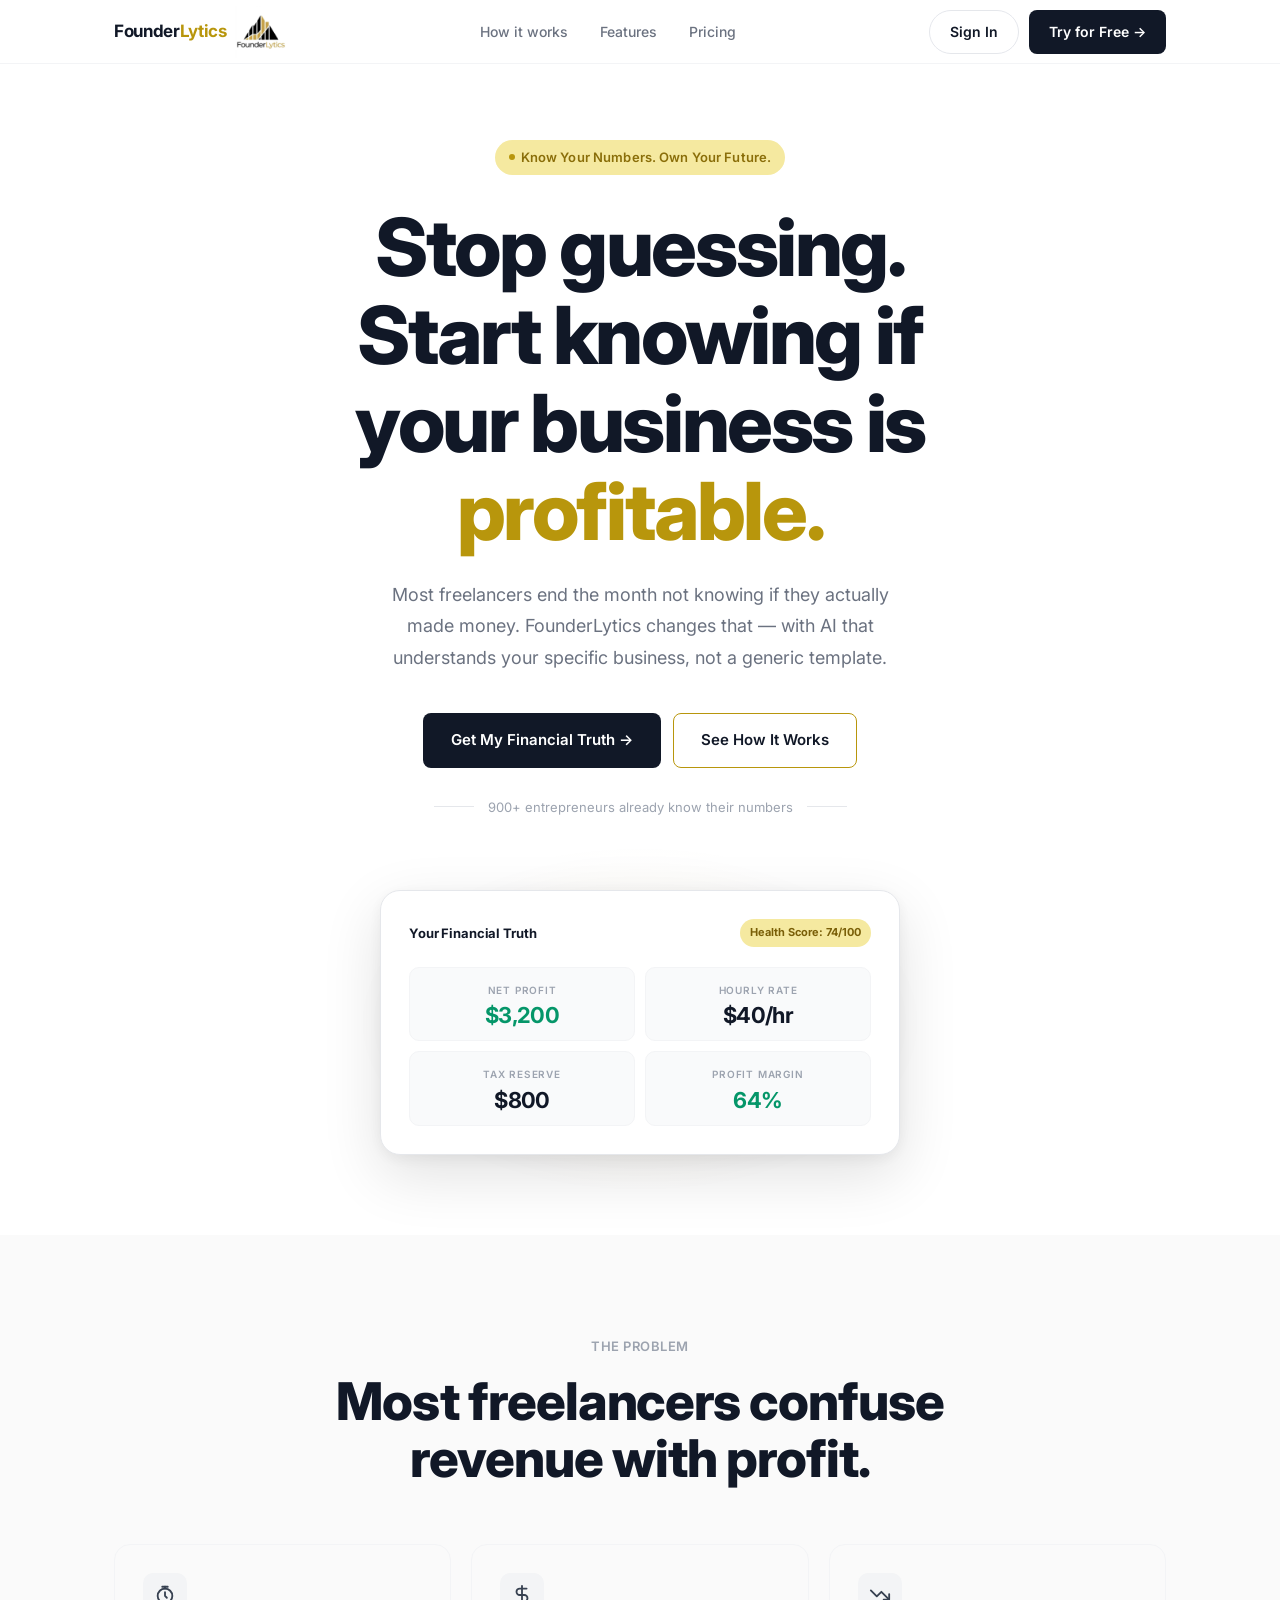
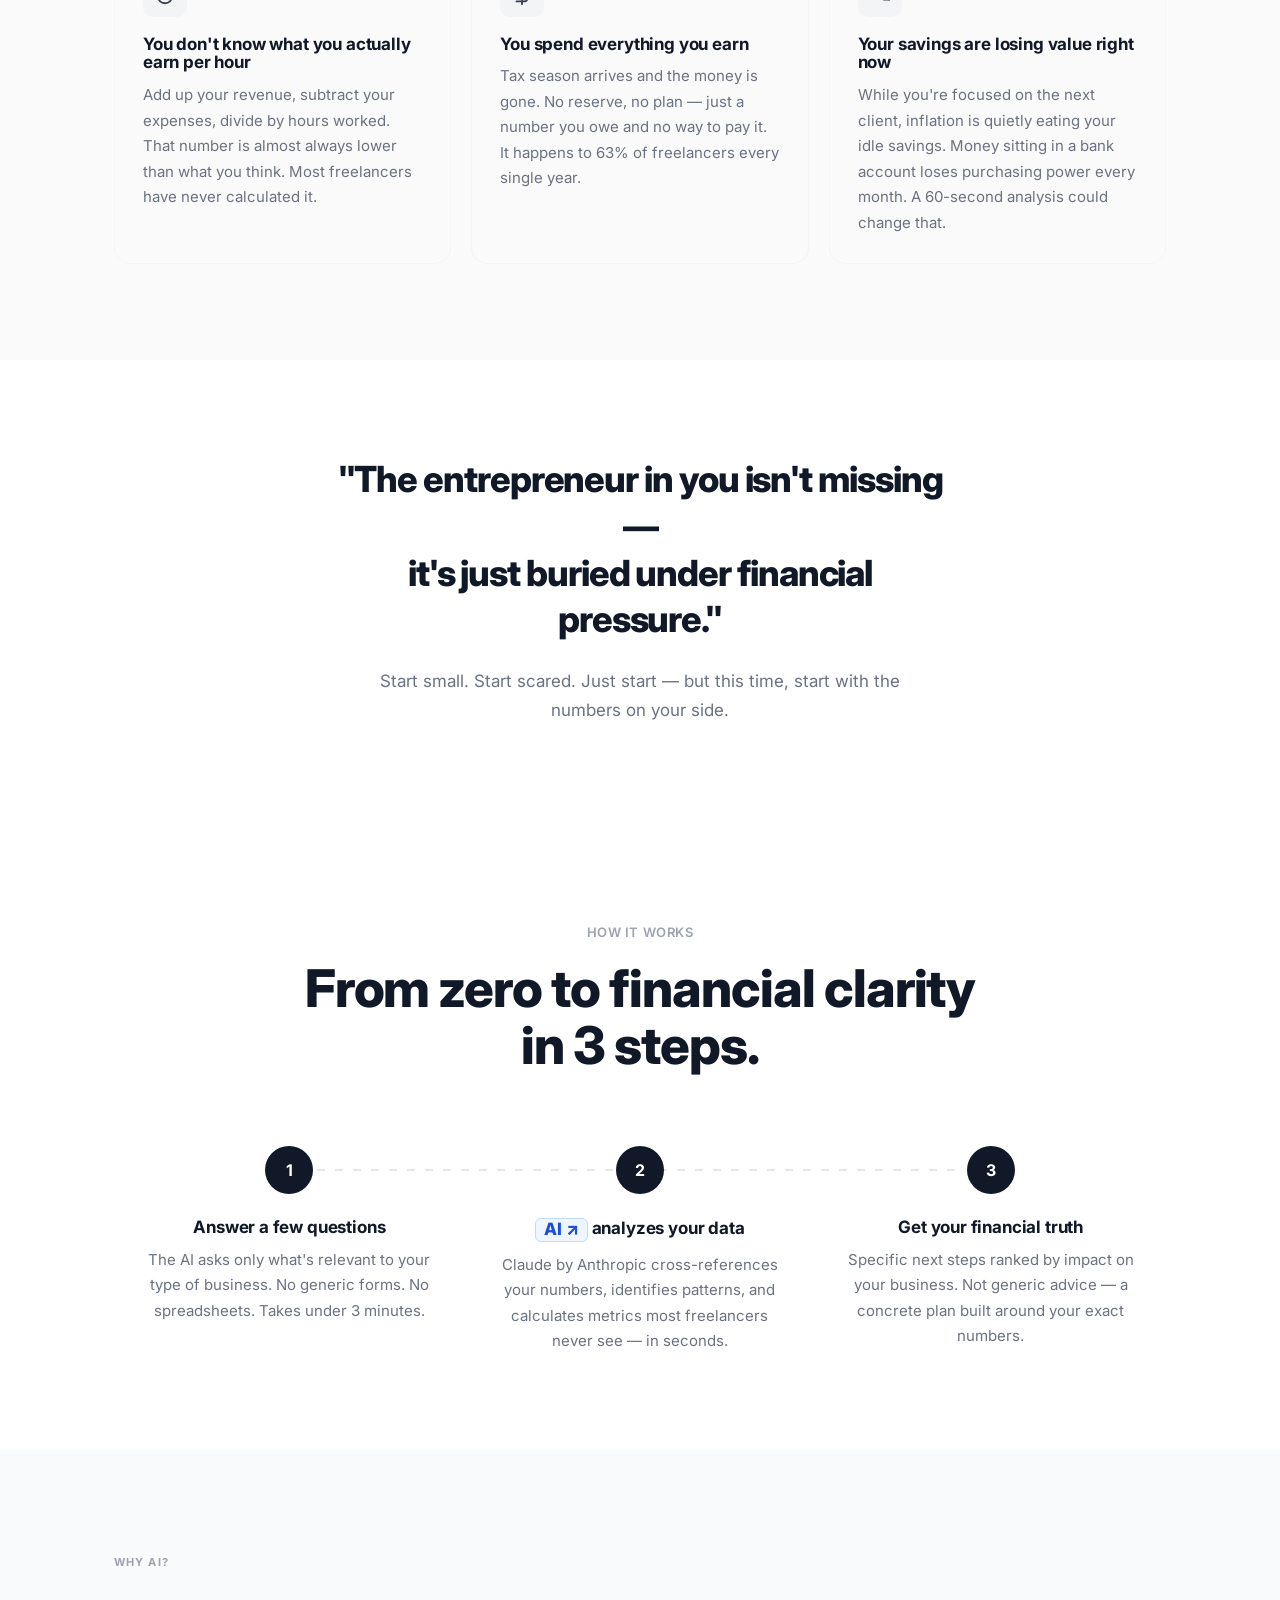
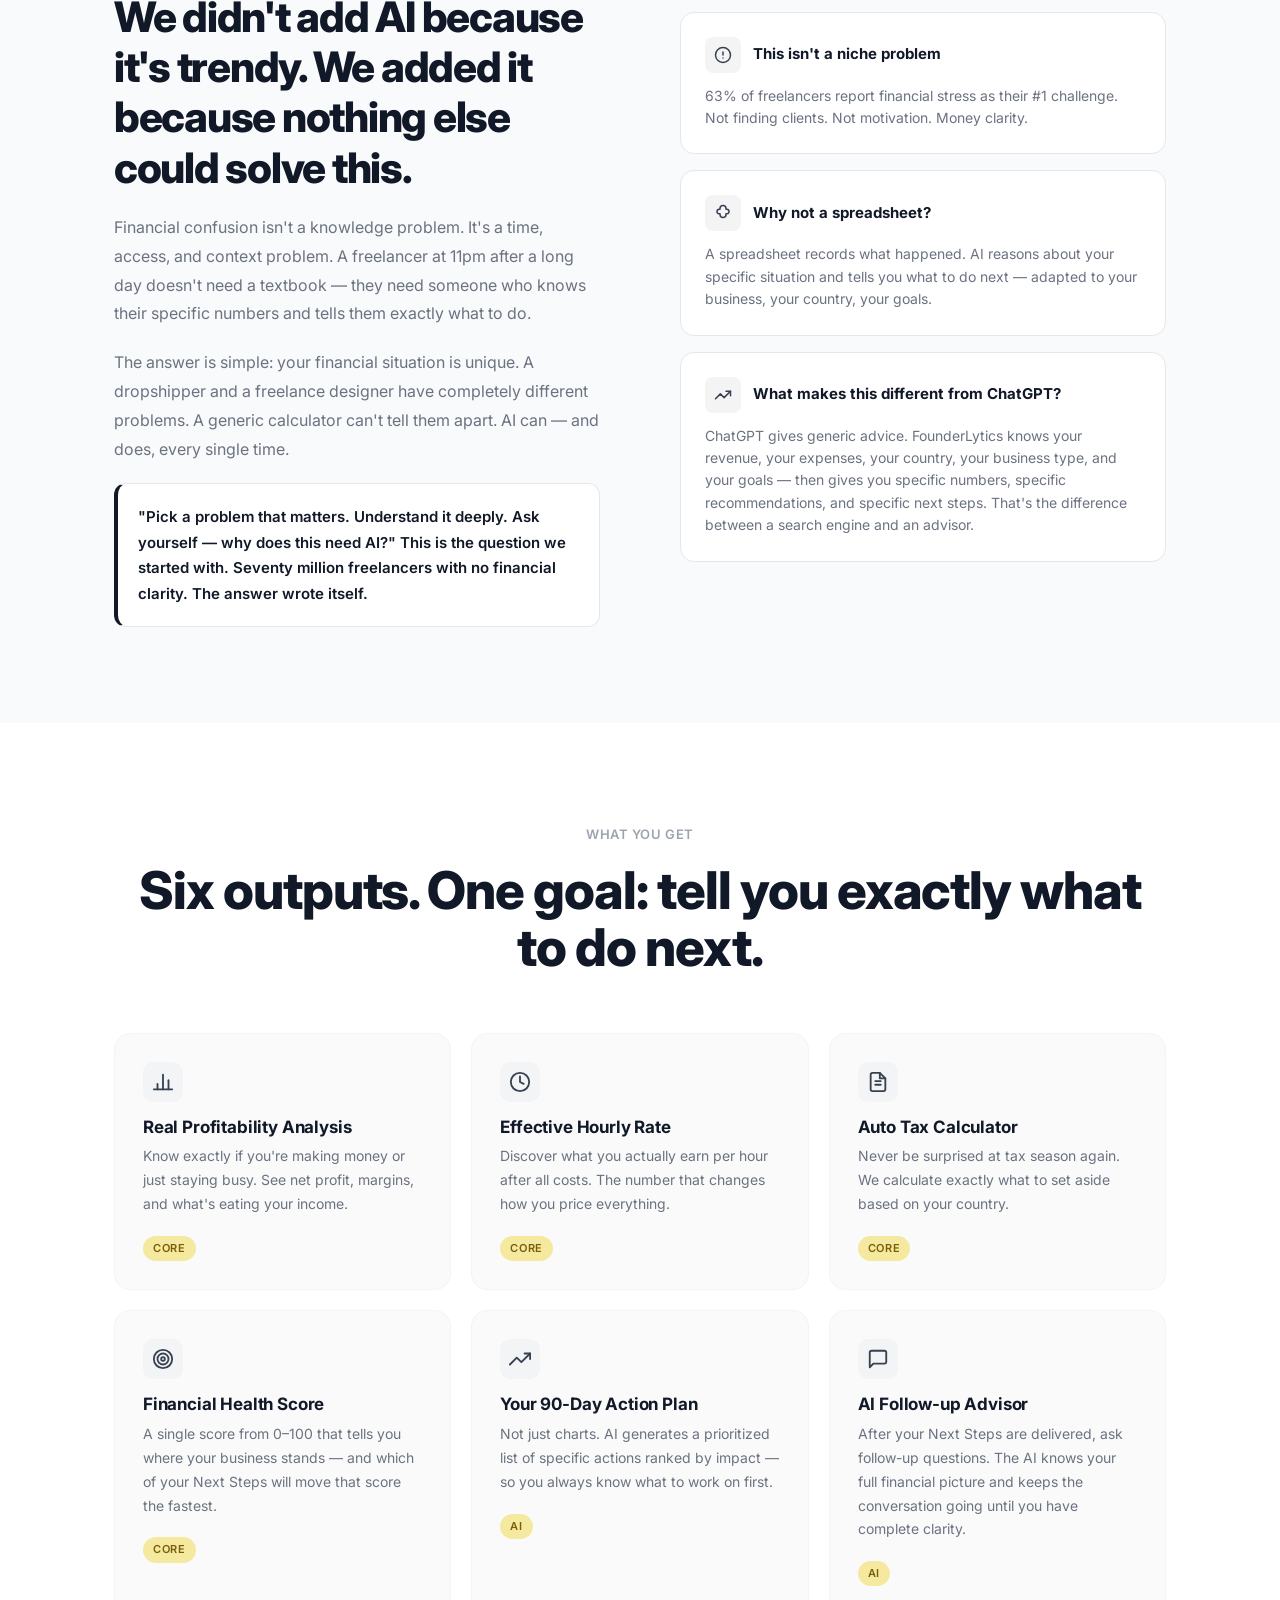
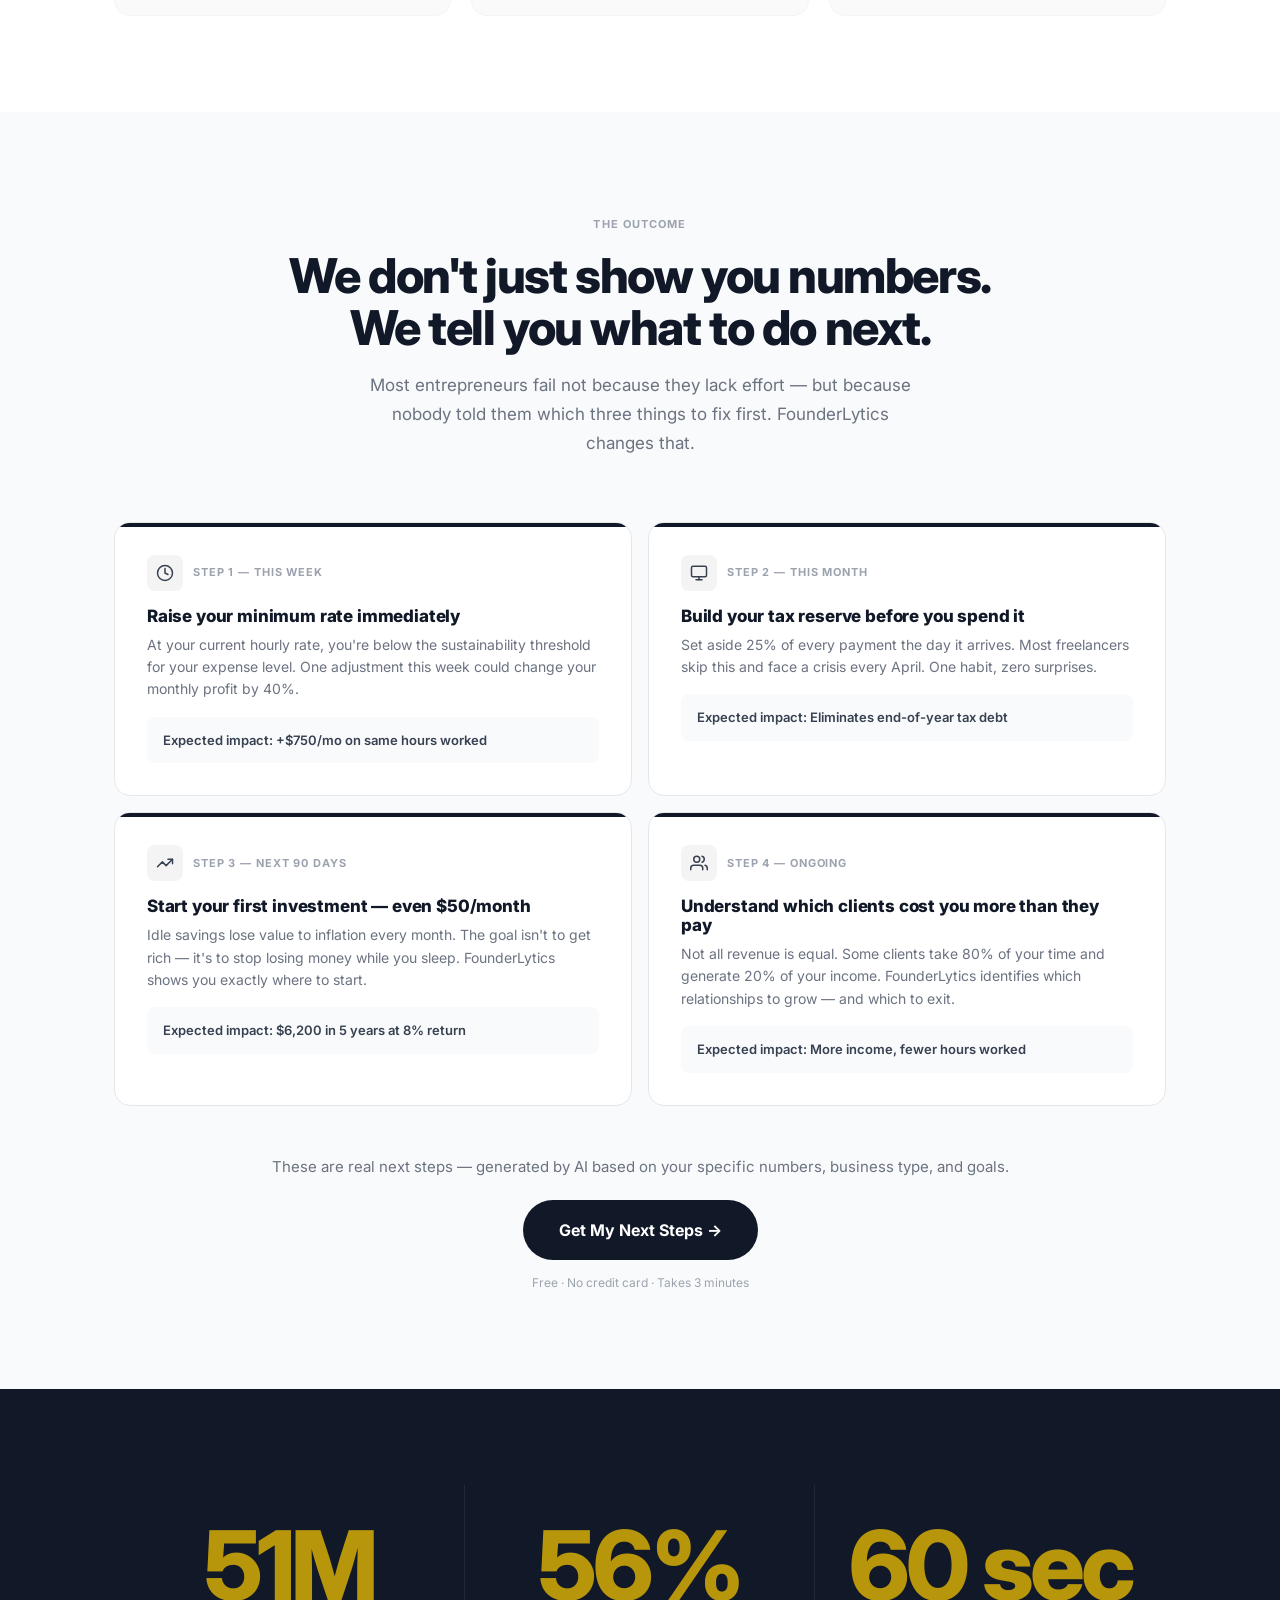
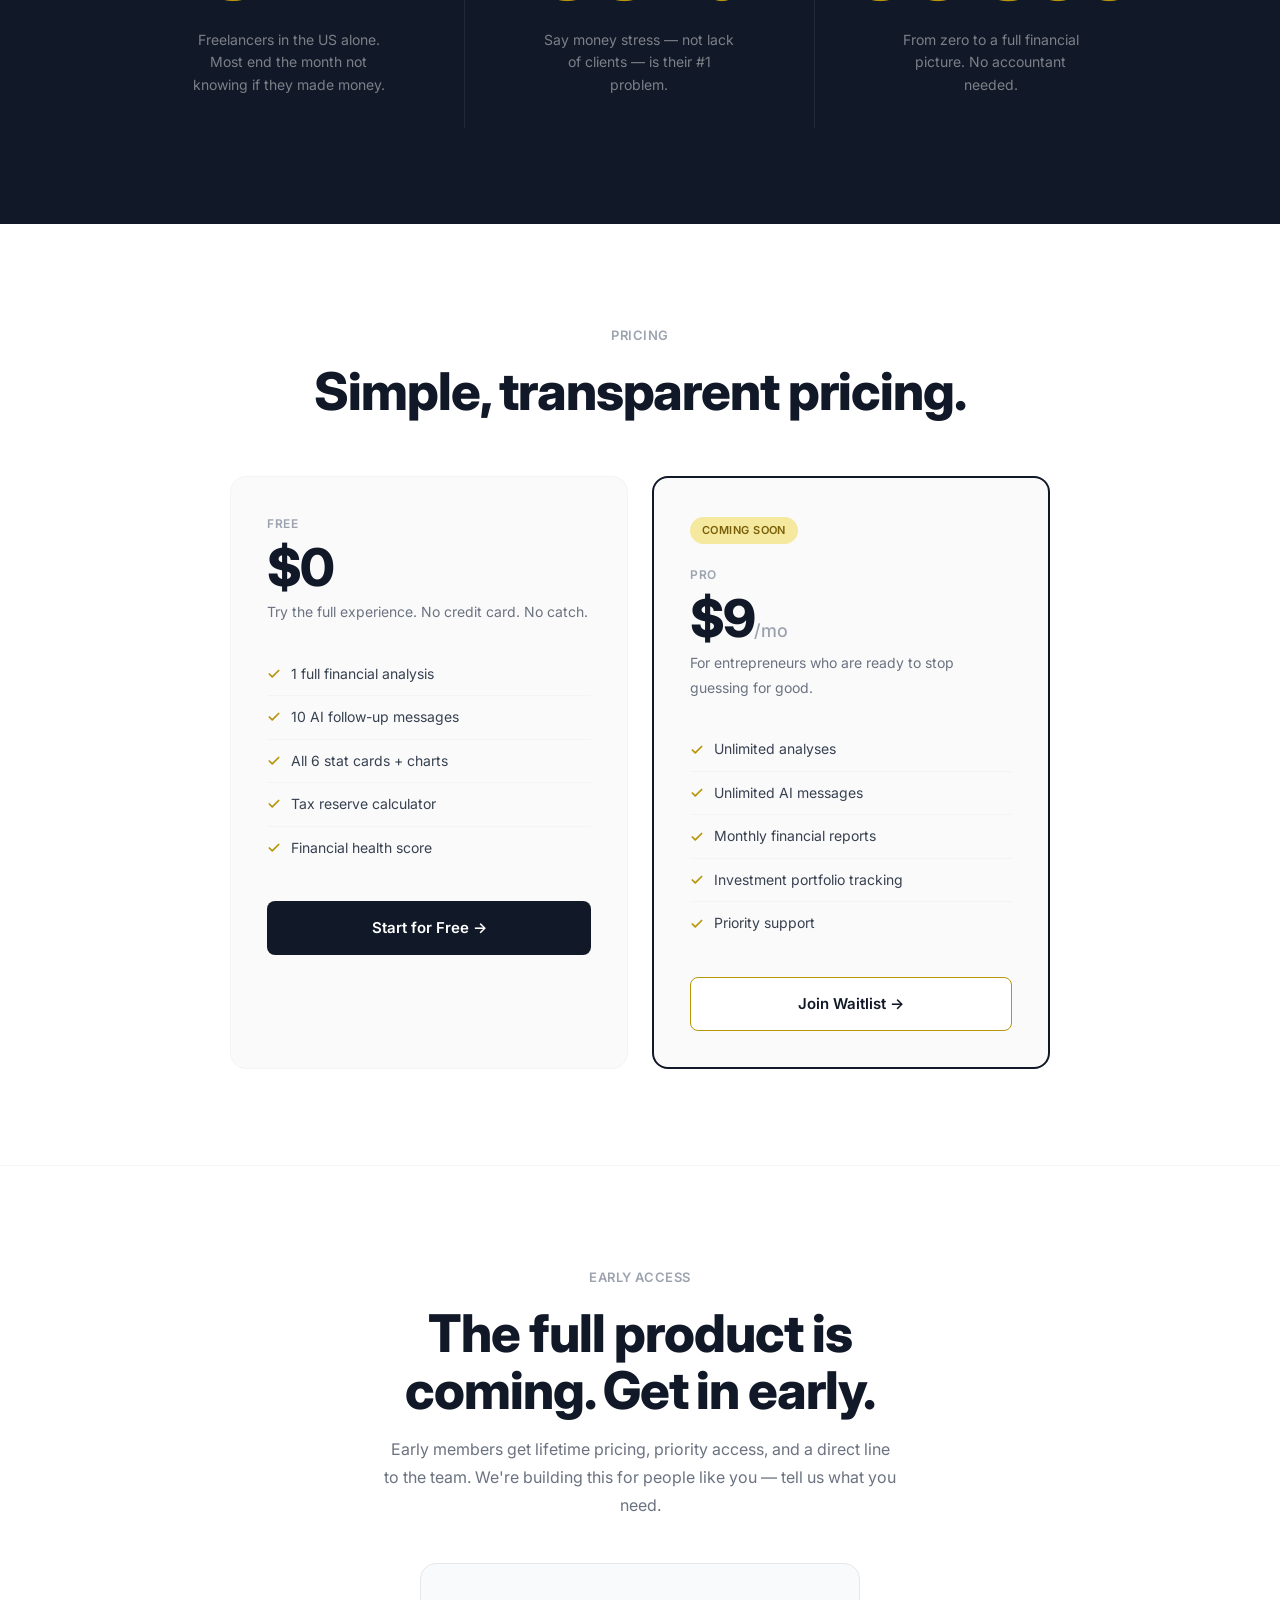
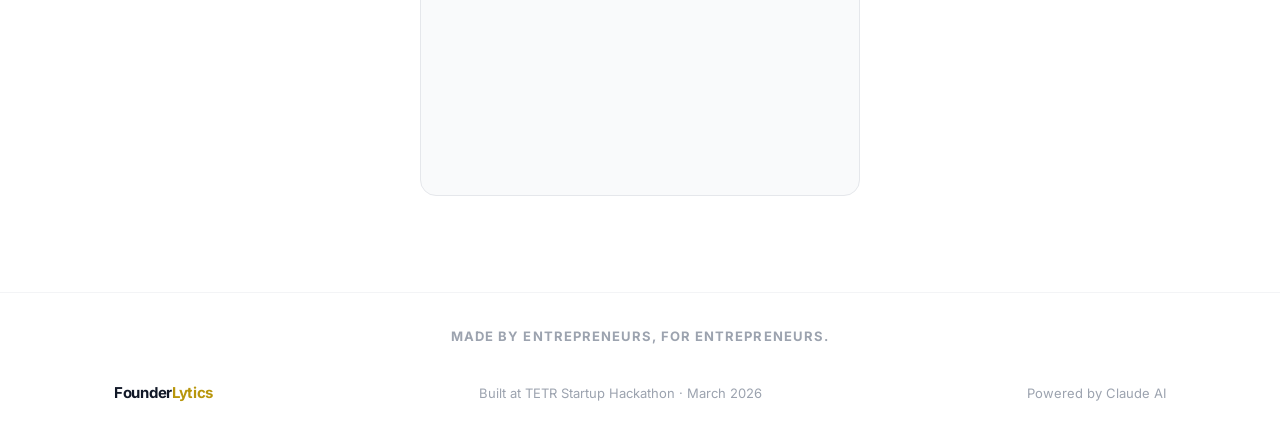
<file: index.html>
<!DOCTYPE html>
<html lang="en">
<head>
  <meta charset="UTF-8">
  <meta name="viewport" content="width=device-width, initial-scale=1.0">
  <title>FounderLytics — Know your numbers. Own your future.</title>
  <meta name="description" content="FounderLytics gives freelancers and early entrepreneurs the financial clarity they never had — in 60 seconds.">
  <link rel="preconnect" href="https://fonts.googleapis.com">
  <link rel="preconnect" href="https://fonts.gstatic.com" crossorigin>
  <link href="https://fonts.googleapis.com/css2?family=Inter:wght@400;600;700;800&display=swap" rel="stylesheet">
  <link rel="icon" href="assets/icon.png" type="image/png">

  <style>
    /* ── Reset ─────────────────────────────────────────────────────── */
    *, *::before, *::after { box-sizing: border-box; margin: 0; padding: 0; }
    html { scroll-behavior: smooth; }

    /* ── Base ──────────────────────────────────────────────────────── */
    body {
      font-family: 'Inter', system-ui, sans-serif;
      background: #ffffff;
      color: #4b5563;
      font-size: 17px;
      line-height: 1.75;
      overflow-x: hidden;
    }

    h1, h2, h3, h4 {
      color: #111827;
      line-height: 1.1;
    }

    /* ── Layout ────────────────────────────────────────────────────── */
    .wrap {
      max-width: 1100px;
      margin: 0 auto;
      padding: 0 24px;
    }

    /* ── NAV ───────────────────────────────────────────────────────── */
    .nav {
      position: fixed;
      top: 0; left: 0; right: 0;
      z-index: 200;
      height: 64px;
      background: rgba(255,255,255,0.92);
      backdrop-filter: blur(8px);
      -webkit-backdrop-filter: blur(8px);
      border-bottom: 1px solid #f3f4f6;
      transition: transform 0.3s ease;
    }
    .nav.hidden { transform: translateY(-100%); }

    .nav-inner {
      max-width: 1100px;
      margin: 0 auto;
      padding: 0 24px;
      height: 64px;
      display: flex;
      align-items: center;
      justify-content: space-between;
      gap: 24px;
    }

    .nav-logo {
      text-decoration: none;
      flex-shrink: 0;
      display: flex;
      align-items: center;
      font-size: 17px;
      font-weight: 700;
      letter-spacing: -0.02em;
      color: #111827;
    }
    .nav-logo .logo-gold { color: #B8960C; }
    .nav-logo-mark {
      height: 52px;
      width: auto;
      margin-left: 8px;
      display: block;
      flex-shrink: 0;
    }

    .nav-links {
      display: flex;
      align-items: center;
      gap: 32px;
      list-style: none;
    }
    .nav-links a {
      font-size: 14px;
      font-weight: 500;
      color: #6b7280;
      text-decoration: none;
      transition: color 0.15s ease;
    }
    .nav-links a:hover { color: #111827; }

    .nav-coming-soon {
      display: inline-flex;
      align-items: center;
      gap: 5px;
      background: #fef3c7;
      color: #92400e !important;
      font-size: 13px !important;
      font-weight: 700 !important;
      padding: 4px 10px;
      border-radius: 20px;
      border: 1.5px solid #fcd34d;
      cursor: pointer;
      transition: background 0.15s ease, box-shadow 0.15s ease, transform 0.1s ease !important;
      white-space: nowrap;
    }
    .nav-coming-soon:hover {
      background: #fde68a !important;
      color: #78350f !important;
      box-shadow: 0 2px 8px rgba(184,150,12,0.25);
      transform: translateY(-1px);
    }
    .nav-coming-soon:active { transform: scale(0.96) !important; }

    .ai-chip {
      display: inline-flex;
      align-items: center;
      gap: 4px;
      background: #eff6ff;
      color: #1d4ed8;
      font-size: inherit;
      font-weight: 800;
      padding: 1px 8px 2px;
      border-radius: 6px;
      border: 1.5px solid #bfdbfe;
      text-decoration: none;
      cursor: pointer;
      transition: background 0.15s ease, box-shadow 0.15s ease, transform 0.1s ease;
      vertical-align: middle;
    }
    .ai-chip:hover {
      background: #dbeafe;
      box-shadow: 0 2px 8px rgba(29,78,216,0.18);
      transform: translateY(-1px);
    }
    .ai-chip:active { transform: scale(0.96); }

    .nav-cta {
      display: inline-flex;
      align-items: center;
      gap: 4px;
      background: #111827;
      color: #ffffff;
      font-size: 14px;
      font-weight: 600;
      padding: 10px 20px;
      border-radius: 8px;
      text-decoration: none;
      transition: background 0.15s ease;
      flex-shrink: 0;
    }
    .nav-cta:hover { background: #1f2937; }

    /* ── Buttons ───────────────────────────────────────────────────── */
    .btn-primary {
      display: inline-flex;
      align-items: center;
      gap: 6px;
      background: #111827;
      color: #ffffff;
      font-family: inherit;
      font-size: 15px;
      font-weight: 600;
      padding: 14px 28px;
      border-radius: 8px;
      border: none;
      cursor: pointer;
      text-decoration: none;
      transition: background 0.15s ease, transform 0.1s ease;
      white-space: nowrap;
    }
    .btn-primary:hover { background: #1f2937; box-shadow: 0 0 0 2px #B8960C; }
    .btn-primary:active { transform: scale(0.97); }

    .btn-outline {
      display: inline-flex;
      align-items: center;
      gap: 6px;
      background: #ffffff;
      color: #111827;
      font-family: inherit;
      font-size: 15px;
      font-weight: 600;
      padding: 13px 27px;
      border-radius: 8px;
      border: 1.5px solid #B8960C;
      cursor: pointer;
      text-decoration: none;
      transition: border-color 0.15s ease, transform 0.1s ease;
      white-space: nowrap;
    }
    .btn-outline:hover { border-color: #8A6E09; }
    .btn-outline:active { transform: scale(0.97); }

    /* ── Pill badge ────────────────────────────────────────────────── */
    .pill {
      display: inline-flex;
      align-items: center;
      gap: 6px;
      background: #F5E9A0;
      color: #8A6E09;
      font-size: 13px;
      font-weight: 600;
      padding: 6px 14px;
      border-radius: 999px;
      letter-spacing: 0.01em;
    }
    .pill-dot {
      width: 6px; height: 6px;
      background: #B8960C;
      border-radius: 50%;
      flex-shrink: 0;
    }

    /* ── Section label ─────────────────────────────────────────────── */
    .label {
      display: inline-block;
      font-size: 13px;
      font-weight: 600;
      letter-spacing: 0.04em;
      color: #9ca3af;
      text-transform: uppercase;
      margin-bottom: 16px;
    }

    /* ── Cards ─────────────────────────────────────────────────────── */
    .card {
      background: #fafafa;
      border: 1px solid #f3f4f6;
      border-radius: 16px;
      padding: 28px;
      transition: background 0.2s ease, box-shadow 0.2s ease, transform 0.2s ease;
    }
    .card:hover {
      background: #ffffff;
      box-shadow: 0 4px 24px rgba(0,0,0,0.06);
      transform: translateY(-2px);
    }

    /* ── Scroll animations ─────────────────────────────────────────── */
    [data-animate] {
      opacity: 0;
      transform: translateY(20px);
      transition: opacity 0.5s ease, transform 0.5s ease;
    }
    [data-animate].is-visible {
      opacity: 1;
      transform: translateY(0);
    }

    /* ── Float animation ───────────────────────────────────────────── */
    @keyframes float {
      0%, 100% { transform: rotate(-1deg) translateY(0); }
      50%       { transform: rotate(-1deg) translateY(-8px); }
    }

    @keyframes glow-pulse {
      0%, 100% { opacity: 0.5; transform: scale(1); }
      50%       { opacity: 0.85; transform: scale(1.05); }
    }

    @keyframes hero-in {
      from { opacity: 0; transform: translateY(20px); }
      to   { opacity: 1; transform: translateY(0); }
    }


    /* ━━━━━━━━━━━━━━━━━━━━━━━━━━━━━━━━━━━━━━━━━━━━━━━━━━━━━━━━━━━━━━ */
    /* HERO                                                              */
    /* ━━━━━━━━━━━━━━━━━━━━━━━━━━━━━━━━━━━━━━━━━━━━━━━━━━━━━━━━━━━━━━ */
    .hero {
      padding: 140px 0 80px;
      text-align: center;
      position: relative;
      overflow: hidden;
    }

    .hero-icon {
      display: block;
      width: 96px;
      height: auto;
      margin: 0 auto 32px;
      position: relative;
      z-index: 1;
      animation: hero-in 0.5s ease both;
      animation-delay: 0ms;
    }

    .hero-eyebrow {
      animation: hero-in 0.5s ease both;
      animation-delay: 100ms;
      margin-bottom: 28px;
      position: relative;
      z-index: 1;
    }

    .hero h1,
    .hero-sub,
    .hero-ctas,
    .hero-proof { position: relative; z-index: 1; }

    .hero h1 {
      font-size: clamp(44px, 7vw, 80px);
      font-weight: 800;
      letter-spacing: -0.03em;
      line-height: 1.1;
      max-width: 720px;
      margin: 0 auto 24px;
      animation: hero-in 0.5s ease both;
      animation-delay: 100ms;
    }

    .hero-accent { color: #B8960C; }

    .hero-sub {
      font-size: 18px;
      color: #6b7280;
      max-width: 500px;
      margin: 0 auto 40px;
      line-height: 1.75;
      animation: hero-in 0.5s ease both;
      animation-delay: 200ms;
    }

    .hero-ctas {
      display: flex;
      align-items: center;
      justify-content: center;
      gap: 12px;
      flex-wrap: wrap;
      margin-bottom: 28px;
      animation: hero-in 0.5s ease both;
      animation-delay: 300ms;
    }

    .hero-proof {
      font-size: 13px;
      color: #9ca3af;
      display: flex;
      align-items: center;
      justify-content: center;
      gap: 14px;
      margin-bottom: 72px;
      animation: hero-in 0.5s ease both;
      animation-delay: 500ms;
    }
    .hero-proof::before,
    .hero-proof::after {
      content: '';
      display: block;
      width: 40px;
      height: 1px;
      background: #e5e7eb;
    }

    /* Dashboard mock */
    .hero-visual-wrap {
      position: relative;
      max-width: 520px;
      margin: 0 auto;
      animation: hero-in 0.5s ease both;
      animation-delay: 700ms;
    }

    .hero-glow {
      position: absolute;
      inset: -60px;
      background: radial-gradient(ellipse at center, rgba(184,150,12,0.10) 0%, transparent 65%);
      border-radius: 50%;
      animation: glow-pulse 5s ease-in-out infinite;
      pointer-events: none;
      z-index: 0;
    }

    .mock-dashboard {
      position: relative;
      z-index: 1;
      background: #ffffff;
      border: 1px solid #e5e7eb;
      border-radius: 20px;
      box-shadow: 0 20px 60px rgba(0,0,0,0.12), 0 4px 16px rgba(0,0,0,0.06);
      padding: 28px;
      animation: float 4s ease-in-out infinite;
    }

    .mock-header {
      display: flex;
      align-items: center;
      justify-content: space-between;
      margin-bottom: 20px;
    }
    .mock-title {
      font-size: 13px;
      font-weight: 700;
      color: #111827;
      letter-spacing: -0.01em;
    }
    .mock-score {
      background: #F5E9A0;
      color: #7A5F08;
      font-size: 11px;
      font-weight: 700;
      padding: 4px 10px;
      border-radius: 999px;
    }

    .mock-grid {
      display: grid;
      grid-template-columns: 1fr 1fr;
      gap: 10px;
    }
    .mock-cell {
      background: #f9fafb;
      border: 1px solid #f3f4f6;
      border-radius: 10px;
      padding: 14px 16px;
    }
    .mock-cell-label {
      font-size: 10px;
      font-weight: 600;
      color: #9ca3af;
      text-transform: uppercase;
      letter-spacing: 0.08em;
      margin-bottom: 5px;
    }
    .mock-cell-val {
      font-size: 22px;
      font-weight: 700;
      color: #111827;
      letter-spacing: -0.03em;
      line-height: 1;
    }
    .mock-cell-val.green { color: #059669; }


    /* ━━━━━━━━━━━━━━━━━━━━━━━━━━━━━━━━━━━━━━━━━━━━━━━━━━━━━━━━━━━━━━ */
    /* PROBLEM                                                           */
    /* ━━━━━━━━━━━━━━━━━━━━━━━━━━━━━━━━━━━━━━━━━━━━━━━━━━━━━━━━━━━━━━ */
    .problem {
      background: #fafafa;
      padding: 96px 0;
    }

    .problem-head {
      text-align: center;
      margin-bottom: 56px;
    }
    .problem-head h2 {
      font-size: clamp(32px, 5vw, 52px);
      font-weight: 800;
      letter-spacing: -0.02em;
    }

    .problem-cards {
      display: grid;
      grid-template-columns: repeat(3, 1fr);
      gap: 20px;
    }

    .problem-card {
      background: #fafafa;
    }
    .card-icon {
      width: 44px; height: 44px;
      background: #f3f4f6;
      border-radius: 10px;
      display: flex;
      align-items: center;
      justify-content: center;
      color: #374151;
      margin-bottom: 18px;
      flex-shrink: 0;
    }
    .problem-card h3 {
      font-size: 17px;
      font-weight: 700;
      letter-spacing: -0.01em;
      margin-bottom: 10px;
    }
    .problem-card p {
      font-size: 15px;
      color: #6b7280;
      line-height: 1.7;
    }


    /* ━━━━━━━━━━━━━━━━━━━━━━━━━━━━━━━━━━━━━━━━━━━━━━━━━━━━━━━━━━━━━━ */
    /* HOW IT WORKS                                                      */
    /* ━━━━━━━━━━━━━━━━━━━━━━━━━━━━━━━━━━━━━━━━━━━━━━━━━━━━━━━━━━━━━━ */
    .hiw {
      background: #ffffff;
      padding: 96px 0;
    }

    .hiw-head {
      text-align: center;
      margin-bottom: 72px;
    }
    .hiw-head h2 {
      font-size: clamp(32px, 5vw, 52px);
      font-weight: 800;
      letter-spacing: -0.02em;
    }

    .steps {
      display: grid;
      grid-template-columns: repeat(3, 1fr);
      gap: 0;
      position: relative;
    }
    .steps::before {
      content: '';
      position: absolute;
      top: 23px;
      left: calc(16.666% + 28px);
      right: calc(16.666% + 28px);
      height: 2px;
      background: repeating-linear-gradient(
        90deg,
        #e5e7eb 0, #e5e7eb 8px,
        transparent 8px, transparent 18px
      );
      z-index: 0;
    }

    .step {
      text-align: center;
      padding: 0 32px;
      position: relative;
      z-index: 1;
    }
    .step-num {
      width: 48px; height: 48px;
      background: #111827;
      color: #ffffff;
      border-radius: 50%;
      font-size: 16px;
      font-weight: 700;
      display: flex;
      align-items: center;
      justify-content: center;
      margin: 0 auto 24px;
      position: relative;
      z-index: 2;
    }
    .step h3 {
      font-size: 17px;
      font-weight: 700;
      letter-spacing: -0.01em;
      margin-bottom: 10px;
    }
    .step p {
      font-size: 15px;
      color: #6b7280;
      line-height: 1.7;
    }


    /* ━━━━━━━━━━━━━━━━━━━━━━━━━━━━━━━━━━━━━━━━━━━━━━━━━━━━━━━━━━━━━━ */
    /* FEATURES                                                          */
    /* ━━━━━━━━━━━━━━━━━━━━━━━━━━━━━━━━━━━━━━━━━━━━━━━━━━━━━━━━━━━━━━ */
    .features {
      background: #ffffff;
      padding: 96px 0;
    }

    .features-head {
      text-align: center;
      margin-bottom: 56px;
    }
    .features-head h2 {
      font-size: clamp(32px, 5vw, 52px);
      font-weight: 800;
      letter-spacing: -0.02em;
    }

    .features-grid {
      display: grid;
      grid-template-columns: repeat(3, 1fr);
      gap: 20px;
    }

    .feat-card .card-icon {
      width: 40px; height: 40px;
      margin-bottom: 16px;
    }
    .feat-card h3 {
      font-size: 17px;
      font-weight: 700;
      letter-spacing: -0.01em;
      margin-bottom: 8px;
    }
    .feat-card p {
      font-size: 14px;
      color: #6b7280;
      line-height: 1.7;
      margin-bottom: 16px;
    }
    .feat-tag {
      display: inline-block;
      background: #F5E9A0;
      color: #7A5F08;
      font-size: 11px;
      font-weight: 600;
      letter-spacing: 0.06em;
      text-transform: uppercase;
      padding: 3px 10px;
      border-radius: 999px;
    }


    /* ━━━━━━━━━━━━━━━━━━━━━━━━━━━━━━━━━━━━━━━━━━━━━━━━━━━━━━━━━━━━━━ */
    /* STATS                                                             */
    /* ━━━━━━━━━━━━━━━━━━━━━━━━━━━━━━━━━━━━━━━━━━━━━━━━━━━━━━━━━━━━━━ */
    .stats {
      background: #111827;
      padding: 96px 0;
    }

    .stats-inner {
      display: grid;
      grid-template-columns: repeat(3, 1fr);
    }

    .stat-item {
      text-align: center;
      padding: 32px 24px;
      border-right: 1px solid rgba(255,255,255,0.07);
    }
    .stat-item:last-child { border-right: none; }

    .stat-num {
      display: block;
      font-size: clamp(56px, 8vw, 96px);
      font-weight: 800;
      color: #B8960C;
      letter-spacing: -0.04em;
      line-height: 1;
      margin-bottom: 16px;
    }
    .stat-desc {
      font-size: 14px;
      color: rgba(255,255,255,0.45);
      line-height: 1.6;
      max-width: 200px;
      margin: 0 auto;
    }


    /* ━━━━━━━━━━━━━━━━━━━━━━━━━━━━━━━━━━━━━━━━━━━━━━━━━━━━━━━━━━━━━━ */
    /* PRICING                                                           */
    /* ━━━━━━━━━━━━━━━━━━━━━━━━━━━━━━━━━━━━━━━━━━━━━━━━━━━━━━━━━━━━━━ */
    .pricing {
      background: #ffffff;
      padding: 96px 0;
    }

    .pricing-head {
      text-align: center;
      margin-bottom: 56px;
    }
    .pricing-head h2 {
      font-size: clamp(32px, 5vw, 52px);
      font-weight: 800;
      letter-spacing: -0.02em;
    }

    .pricing-cards {
      display: grid;
      grid-template-columns: repeat(2, 1fr);
      gap: 24px;
      max-width: 820px;
      margin: 0 auto;
    }

    .price-card {
      background: #fafafa;
      border: 1px solid #f3f4f6;
      border-radius: 16px;
      padding: 36px;
      position: relative;
      transition: box-shadow 0.2s ease, transform 0.2s ease;
    }
    .price-card:hover {
      background: #ffffff;
      box-shadow: 0 4px 24px rgba(0,0,0,0.06);
      transform: translateY(-2px);
    }
    .price-card.featured {
      border: 2px solid #111827;
    }

    .price-badge {
      display: inline-block;
      background: #F5E9A0;
      color: #7A5F08;
      font-size: 11px;
      font-weight: 600;
      letter-spacing: 0.04em;
      text-transform: uppercase;
      padding: 4px 12px;
      border-radius: 999px;
      margin-bottom: 20px;
    }

    .price-plan {
      font-size: 12px;
      font-weight: 600;
      color: #9ca3af;
      letter-spacing: 0.06em;
      text-transform: uppercase;
      margin-bottom: 8px;
    }
    .price-amount {
      font-size: 52px;
      font-weight: 800;
      color: #111827;
      letter-spacing: -0.04em;
      line-height: 1;
      margin-bottom: 6px;
    }
    .price-amount .per {
      font-size: 18px;
      font-weight: 500;
      color: #9ca3af;
      letter-spacing: 0;
    }
    .price-tagline {
      font-size: 14px;
      color: #6b7280;
      margin-bottom: 28px;
    }
    .price-list {
      list-style: none;
      margin-bottom: 32px;
    }
    .price-list li {
      font-size: 14px;
      color: #374151;
      padding: 9px 0;
      border-bottom: 1px solid #f3f4f6;
      display: flex;
      align-items: center;
      gap: 10px;
    }
    .price-list li:last-child { border-bottom: none; }
    .check { color: #B8960C; flex-shrink: 0; display: flex; align-items: center; }
    .price-card .btn-primary,
    .price-card .btn-outline { width: 100%; justify-content: center; }


    /* ━━━━━━━━━━━━━━━━━━━━━━━━━━━━━━━━━━━━━━━━━━━━━━━━━━━━━━━━━━━━━━ */
    /* WAITLIST                                                          */
    /* ━━━━━━━━━━━━━━━━━━━━━━━━━━━━━━━━━━━━━━━━━━━━━━━━━━━━━━━━━━━━━━ */
    .waitlist {
      background: #ffffff;
      padding: 96px 0;
      text-align: center;
      border-top: 1px solid #f3f4f6;
    }

    .waitlist-inner {
      max-width: 560px;
      margin: 0 auto;
      padding: 0 24px;
    }

    .waitlist .label { color: #9ca3af; }

    .waitlist h2 {
      font-size: clamp(32px, 5vw, 52px);
      font-weight: 800;
      letter-spacing: -0.02em;
      color: #111827;
      margin-bottom: 16px;
    }
    .waitlist-sub {
      font-size: 16px;
      color: #6b7280;
      line-height: 1.75;
      margin-bottom: 44px;
    }

    .tally-wrapper {
      max-width: 440px;
      margin: 0 auto;
      background: #f9fafb;
      border-radius: 16px;
      border: 1px solid #e5e7eb;
      padding: 28px 24px 16px;
    }




    /* ━━━━━━━━━━━━━━━━━━━━━━━━━━━━━━━━━━━━━━━━━━━━━━━━━━━━━━━━━━━━━━ */
    /* FOOTER                                                            */
    /* ━━━━━━━━━━━━━━━━━━━━━━━━━━━━━━━━━━━━━━━━━━━━━━━━━━━━━━━━━━━━━━ */
    .footer {
      background: #ffffff;
      border-top: 1px solid #f3f4f6;
      padding: 32px 0;
    }
    .footer-inner {
      display: flex;
      align-items: center;
      justify-content: space-between;
      gap: 16px;
    }
    .footer-logo {
      display: flex;
      align-items: center;
      font-size: 15px;
      font-weight: 700;
      letter-spacing: -0.02em;
      color: #111827;
    }
    .footer-logo .logo-gold { color: #B8960C; }
    .footer-center,
    .footer-right {
      font-size: 13px;
      color: #9ca3af;
    }


    /* ━━━━━━━━━━━━━━━━━━━━━━━━━━━━━━━━━━━━━━━━━━━━━━━━━━━━━━━━━━━━━━ */
    /* RESPONSIVE                                                        */
    /* ━━━━━━━━━━━━━━━━━━━━━━━━━━━━━━━━━━━━━━━━━━━━━━━━━━━━━━━━━━━━━━ */
    @media (max-width: 768px) {
      .nav-links { display: none; }
      .why-ai-grid { grid-template-columns: 1fr !important; gap: 40px !important; }

      .hero { padding: 110px 0 60px; }

      .problem,
      .hiw,
      .features,
      .stats,
      .pricing,
      .waitlist { padding: 64px 0; }

      .problem-cards,
      .features-grid { grid-template-columns: 1fr; }

      .steps {
        grid-template-columns: 1fr;
        gap: 40px;
      }
      .steps::before { display: none; }

      .stats-inner {
        grid-template-columns: 1fr;
      }
      .stat-item {
        border-right: none;
        border-bottom: 1px solid rgba(255,255,255,0.07);
      }
      .stat-item:last-child { border-bottom: none; }

      .pricing-cards {
        grid-template-columns: 1fr;
        max-width: 420px;
      }

      .footer-inner {
        flex-direction: column;
        text-align: center;
        gap: 8px;
      }
    }

    /* ── Reduced motion ────────────────────────────────────────────── */
    @media (prefers-reduced-motion: reduce) {
      html { scroll-behavior: auto; }
      .mock-dashboard,
      .hero-glow { animation: none; }
      .hero-eyebrow,
      .hero h1,
      .hero-sub,
      .hero-ctas,
      .hero-proof,
      .hero-visual-wrap {
        animation: none;
        opacity: 1;
        transform: none;
      }
      [data-animate] {
        opacity: 1;
        transform: none;
        transition: none;
      }
    }
  </style>
</head>
<body>

  <!-- ── NAV ─────────────────────────────────────────────────────── -->
  <nav class="nav" id="nav">
    <div class="nav-inner">
      <a href="index.html" class="nav-logo">Founder<span class="logo-gold">Lytics</span><img src="assets/icon.png" alt="" class="nav-logo-mark"></a>
      <ul class="nav-links">
        <li><a href="#how-it-works">How it works</a></li>
        <li><a href="#features">Features</a></li>
        <li><a href="#pricing">Pricing</a></li>
      </ul>
      <div style="display:flex; align-items:center; gap:10px;">
        <a href="login.html" style="font-size:14px; font-weight:600; color:#111827; text-decoration:none; padding:9px 20px; border:1.5px solid #e5e7eb; border-radius:999px; transition:border-color 0.15s, background 0.15s;" onmouseover="this.style.borderColor='#111827'; this.style.background='#f9fafb'" onmouseout="this.style.borderColor='#e5e7eb'; this.style.background='transparent'">Sign In</a>
        <a href="#" onclick="openOnboardingModal(); return false;" class="nav-cta">Try for Free →</a>
      </div>
    </div>
  </nav>


  <!-- ── HERO ────────────────────────────────────────────────────── -->
  <section class="hero">
    <div class="wrap" style="max-width: 720px;">
      <div class="hero-eyebrow">
        <span class="pill"><span class="pill-dot"></span>Know Your Numbers. Own Your Future.</span>
      </div>

      <h1>Stop guessing. Start knowing if your business is <span class="hero-accent">profitable.</span></h1>

      <p class="hero-sub">Most freelancers end the month not knowing if they actually made money. FounderLytics changes that — with AI that understands your specific business, not a generic template.</p>

      <div class="hero-ctas">
        <a href="#" onclick="openOnboardingModal(); return false;" class="btn-primary">Get My Financial Truth →</a>
        <a href="#how-it-works" class="btn-outline">See How It Works</a>
      </div>

      <p class="hero-proof">900+ entrepreneurs already know their numbers</p>
    </div>

    <div class="wrap" style="max-width: 1100px;">
      <div class="hero-visual-wrap">
        <div class="hero-glow"></div>
        <div class="mock-dashboard">
          <div class="mock-header">
            <span class="mock-title">Your Financial Truth</span>
            <span class="mock-score">Health Score: 74/100</span>
          </div>
          <div class="mock-grid">
            <div class="mock-cell">
              <p class="mock-cell-label">Net Profit</p>
              <p class="mock-cell-val green">$3,200</p>
            </div>
            <div class="mock-cell">
              <p class="mock-cell-label">Hourly Rate</p>
              <p class="mock-cell-val">$40/hr</p>
            </div>
            <div class="mock-cell">
              <p class="mock-cell-label">Tax Reserve</p>
              <p class="mock-cell-val">$800</p>
            </div>
            <div class="mock-cell">
              <p class="mock-cell-label">Profit Margin</p>
              <p class="mock-cell-val green">64%</p>
            </div>
          </div>
        </div>
      </div>
    </div>
  </section>


  <!-- ── PROBLEM ──────────────────────────────────────────────────── -->
  <section class="problem" id="how-it-works">
    <div class="wrap">
      <div class="problem-head" data-animate>
        <span class="label">The Problem</span>
        <h2>Most freelancers confuse<br>revenue with profit.</h2>
      </div>
      <div class="problem-cards" data-stagger>
        <div class="card problem-card" data-animate>
          <div class="card-icon"><svg width="22" height="22" viewBox="0 0 24 24" fill="none" stroke="currentColor" stroke-width="2" stroke-linecap="round" stroke-linejoin="round"><circle cx="12" cy="13" r="8"/><path d="M12 9v4l2 2"/><path d="M9 3h6"/><path d="M12 3v2"/></svg></div>
          <h3>You don't know what you actually earn per hour</h3>
          <p>Add up your revenue, subtract your expenses, divide by hours worked. That number is almost always lower than what you think. Most freelancers have never calculated it.</p>
        </div>
        <div class="card problem-card" data-animate>
          <div class="card-icon"><svg width="22" height="22" viewBox="0 0 24 24" fill="none" stroke="currentColor" stroke-width="2" stroke-linecap="round" stroke-linejoin="round"><path d="M12 2v20M17 5H9.5a3.5 3.5 0 0 0 0 7h5a3.5 3.5 0 0 1 0 7H6"/></svg></div>
          <h3>You spend everything you earn</h3>
          <p>Tax season arrives and the money is gone. No reserve, no plan — just a number you owe and no way to pay it. It happens to 63% of freelancers every single year.</p>
        </div>
        <div class="card problem-card" data-animate>
          <div class="card-icon"><svg width="22" height="22" viewBox="0 0 24 24" fill="none" stroke="currentColor" stroke-width="2" stroke-linecap="round" stroke-linejoin="round"><polyline points="22 17 13.5 8.5 8.5 13.5 2 7"/><polyline points="16 17 22 17 22 11"/></svg></div>
          <h3>Your savings are losing value right now</h3>
          <p>While you're focused on the next client, inflation is quietly eating your idle savings. Money sitting in a bank account loses purchasing power every month. A 60-second analysis could change that.</p>
        </div>
      </div>
    </div>
  </section>


  <!-- ── QUOTE ────────────────────────────────────────────────────── -->
  <section style="padding: 96px 0; background: white;">
    <div style="max-width: 680px; margin: 0 auto; padding: 0 24px; text-align: center;" data-animate>
      <p style="font-size: clamp(22px, 4vw, 36px); font-weight: 800; color: #111827; line-height: 1.3; letter-spacing: -0.03em; margin-bottom: 24px;">
        "The entrepreneur in you isn't missing —<br>it's just buried under financial pressure."
      </p>
      <p style="font-size: 17px; color: #6b7280; line-height: 1.7; max-width: 520px; margin: 0 auto;">
        Start small. Start scared. Just start — but this time, start with the numbers on your side.
      </p>
    </div>
  </section>


  <!-- ── HOW IT WORKS ─────────────────────────────────────────────── -->
  <section class="hiw">
    <div class="wrap">
      <div class="hiw-head" data-animate>
        <span class="label">How It Works</span>
        <h2>From zero to financial clarity<br>in 3 steps.</h2>
      </div>
      <div class="steps" data-stagger>
        <div class="step" data-animate>
          <div class="step-num">1</div>
          <h3>Answer a few questions</h3>
          <p>The AI asks only what's relevant to your type of business. No generic forms. No spreadsheets. Takes under 3 minutes.</p>
        </div>
        <div class="step" data-animate>
          <div class="step-num">2</div>
          <h3><a href="#why-ai" class="ai-chip">AI ↗</a> analyzes your data</h3>
          <p>Claude by Anthropic cross-references your numbers, identifies patterns, and calculates metrics most freelancers never see — in seconds.</p>
        </div>
        <div class="step" data-animate>
          <div class="step-num">3</div>
          <h3>Get your financial truth</h3>
          <p>Specific next steps ranked by impact on your business. Not generic advice — a concrete plan built around your exact numbers.</p>
        </div>
      </div>
    </div>
  </section>


  <!-- ── WHY AI? ──────────────────────────────────────────────────── -->
  <section id="why-ai" style="padding: 96px 0; background: #f9fafb;">
    <div style="max-width: 1100px; margin: 0 auto; padding: 0 24px;">

      <div class="why-ai-grid" style="display: grid; grid-template-columns: 1fr 1fr; gap: 80px; align-items: center;">

        <div data-animate>
          <span style="font-size:11px; font-weight:700; letter-spacing:0.1em; text-transform:uppercase; color:#9ca3af;">WHY AI?</span>
          <h2 style="font-size: clamp(28px, 4vw, 42px); font-weight: 800; color: #111827; letter-spacing: -0.03em; line-height: 1.2; margin: 16px 0 20px;">
            We didn't add AI because it's trendy. We added it because nothing else could solve this.
          </h2>
          <p style="font-size: 16px; color: #6b7280; line-height: 1.8; margin-bottom: 20px;">
            Financial confusion isn't a knowledge problem. It's a time, access, and context problem. A freelancer at 11pm after a long day doesn't need a textbook — they need someone who knows their specific numbers and tells them exactly what to do.
          </p>
          <p style="font-size: 16px; color: #6b7280; line-height: 1.8; margin-bottom: 20px;">
            The answer is simple: your financial situation is unique. A dropshipper and a freelance designer have completely different problems. A generic calculator can't tell them apart. AI can — and does, every single time.
          </p>
          <p style="font-size: 15px; font-weight: 600; color: #111827; line-height: 1.7; padding: 20px; background: white; border: 1px solid #e5e7eb; border-radius: 12px; border-left: 4px solid #111827;">
            "Pick a problem that matters. Understand it deeply. Ask yourself — why does this need AI?" This is the question we started with. Seventy million freelancers with no financial clarity. The answer wrote itself.
          </p>
        </div>

        <div style="display: flex; flex-direction: column; gap: 16px;" data-animate>
          <div style="background: white; border: 1px solid #e5e7eb; border-radius: 14px; padding: 24px;">
            <div style="display:flex; align-items:center; gap:12px; margin-bottom:12px;">
              <div style="width:36px;height:36px;background:#f4f4f5;border-radius:8px;display:flex;align-items:center;justify-content:center;flex-shrink:0;">
                <svg width="18" height="18" viewBox="0 0 24 24" fill="none" stroke="#374151" stroke-width="2" stroke-linecap="round" stroke-linejoin="round"><circle cx="12" cy="12" r="10"/><line x1="12" y1="8" x2="12" y2="12"/><line x1="12" y1="16" x2="12.01" y2="16"/></svg>
              </div>
              <h4 style="font-size:15px;font-weight:700;color:#111827;">This isn't a niche problem</h4>
            </div>
            <p style="font-size:14px;color:#6b7280;line-height:1.6;">63% of freelancers report financial stress as their #1 challenge. Not finding clients. Not motivation. Money clarity.</p>
          </div>

          <div style="background: white; border: 1px solid #e5e7eb; border-radius: 14px; padding: 24px;">
            <div style="display:flex; align-items:center; gap:12px; margin-bottom:12px;">
              <div style="width:36px;height:36px;background:#f4f4f5;border-radius:8px;display:flex;align-items:center;justify-content:center;flex-shrink:0;">
                <svg width="18" height="18" viewBox="0 0 24 24" fill="none" stroke="#374151" stroke-width="2" stroke-linecap="round" stroke-linejoin="round"><path d="M12 2a4 4 0 0 1 4 4v1h1a3 3 0 0 1 0 6h-1v1a4 4 0 0 1-8 0v-1H7a3 3 0 0 1 0-6h1V6a4 4 0 0 1 4-4z"/></svg>
              </div>
              <h4 style="font-size:15px;font-weight:700;color:#111827;">Why not a spreadsheet?</h4>
            </div>
            <p style="font-size:14px;color:#6b7280;line-height:1.6;">A spreadsheet records what happened. AI reasons about your specific situation and tells you what to do next — adapted to your business, your country, your goals.</p>
          </div>

          <div style="background: white; border: 1px solid #e5e7eb; border-radius: 14px; padding: 24px;">
            <div style="display:flex; align-items:center; gap:12px; margin-bottom:12px;">
              <div style="width:36px;height:36px;background:#f4f4f5;border-radius:8px;display:flex;align-items:center;justify-content:center;flex-shrink:0;">
                <svg width="18" height="18" viewBox="0 0 24 24" fill="none" stroke="#374151" stroke-width="2" stroke-linecap="round" stroke-linejoin="round"><polyline points="22 7 13.5 15.5 8.5 10.5 2 17"/><polyline points="16 7 22 7 22 13"/></svg>
              </div>
              <h4 style="font-size:15px;font-weight:700;color:#111827;">What makes this different from ChatGPT?</h4>
            </div>
            <p style="font-size:14px;color:#6b7280;line-height:1.6;">ChatGPT gives generic advice. FounderLytics knows your revenue, your expenses, your country, your business type, and your goals — then gives you specific numbers, specific recommendations, and specific next steps. That's the difference between a search engine and an advisor.</p>
          </div>
        </div>

      </div>
    </div>
  </section>


  <!-- ── FEATURES ─────────────────────────────────────────────────── -->
  <section class="features" id="features">
    <div class="wrap">
      <div class="features-head" data-animate>
        <span class="label">What You Get</span>
        <h2>Six outputs. One goal: tell you exactly what to do next.</h2>
      </div>
      <div class="features-grid" data-stagger>
        <div class="card feat-card" data-animate>
          <div class="card-icon"><svg width="22" height="22" viewBox="0 0 24 24" fill="none" stroke="currentColor" stroke-width="2" stroke-linecap="round" stroke-linejoin="round"><line x1="18" y1="20" x2="18" y2="10"/><line x1="12" y1="20" x2="12" y2="4"/><line x1="6" y1="20" x2="6" y2="14"/><line x1="2" y1="20" x2="22" y2="20"/></svg></div>
          <h3>Real Profitability Analysis</h3>
          <p>Know exactly if you're making money or just staying busy. See net profit, margins, and what's eating your income.</p>
          <span class="feat-tag">Core</span>
        </div>
        <div class="card feat-card" data-animate>
          <div class="card-icon"><svg width="22" height="22" viewBox="0 0 24 24" fill="none" stroke="currentColor" stroke-width="2" stroke-linecap="round" stroke-linejoin="round"><circle cx="12" cy="12" r="10"/><polyline points="12 6 12 12 16 14"/></svg></div>
          <h3>Effective Hourly Rate</h3>
          <p>Discover what you actually earn per hour after all costs. The number that changes how you price everything.</p>
          <span class="feat-tag">Core</span>
        </div>
        <div class="card feat-card" data-animate>
          <div class="card-icon"><svg width="22" height="22" viewBox="0 0 24 24" fill="none" stroke="currentColor" stroke-width="2" stroke-linecap="round" stroke-linejoin="round"><path d="M14 2H6a2 2 0 0 0-2 2v16a2 2 0 0 0 2 2h12a2 2 0 0 0 2-2V8z"/><polyline points="14 2 14 8 20 8"/><line x1="9" y1="15" x2="15" y2="15"/><line x1="9" y1="11" x2="15" y2="11"/></svg></div>
          <h3>Auto Tax Calculator</h3>
          <p>Never be surprised at tax season again. We calculate exactly what to set aside based on your country.</p>
          <span class="feat-tag">Core</span>
        </div>
        <div class="card feat-card" data-animate>
          <div class="card-icon"><svg width="22" height="22" viewBox="0 0 24 24" fill="none" stroke="currentColor" stroke-width="2" stroke-linecap="round" stroke-linejoin="round"><circle cx="12" cy="12" r="10"/><circle cx="12" cy="12" r="6"/><circle cx="12" cy="12" r="2"/></svg></div>
          <h3>Financial Health Score</h3>
          <p>A single score from 0–100 that tells you where your business stands — and which of your Next Steps will move that score the fastest.</p>
          <span class="feat-tag">Core</span>
        </div>
        <div class="card feat-card" data-animate>
          <div class="card-icon"><svg width="22" height="22" viewBox="0 0 24 24" fill="none" stroke="currentColor" stroke-width="2" stroke-linecap="round" stroke-linejoin="round"><polyline points="23 6 13.5 15.5 8.5 10.5 1 18"/><polyline points="17 6 23 6 23 12"/></svg></div>
          <h3>Your 90-Day Action Plan</h3>
          <p>Not just charts. AI generates a prioritized list of specific actions ranked by impact — so you always know what to work on first.</p>
          <span class="feat-tag">AI</span>
        </div>
        <div class="card feat-card" data-animate>
          <div class="card-icon"><svg width="22" height="22" viewBox="0 0 24 24" fill="none" stroke="currentColor" stroke-width="2" stroke-linecap="round" stroke-linejoin="round"><path d="M21 15a2 2 0 0 1-2 2H7l-4 4V5a2 2 0 0 1 2-2h14a2 2 0 0 1 2 2z"/></svg></div>
          <h3>AI Follow-up Advisor</h3>
          <p>After your Next Steps are delivered, ask follow-up questions. The AI knows your full financial picture and keeps the conversation going until you have complete clarity.</p>
          <span class="feat-tag">AI</span>
        </div>
      </div>
    </div>
  </section>


<section style="padding: 96px 0; background: #f9fafb;">
  <div style="max-width: 1100px; margin: 0 auto; padding: 0 24px;">

    <div style="text-align:center; margin-bottom:64px;">
      <span style="font-size:11px; font-weight:700; letter-spacing:0.1em; text-transform:uppercase; color:#9ca3af;">THE OUTCOME</span>
      <h2 style="font-size:clamp(32px,5vw,48px); font-weight:800; color:#111827; letter-spacing:-0.03em; margin-top:12px; margin-bottom:16px;">We don't just show you numbers.<br>We tell you what to do next.</h2>
      <p style="font-size:17px; color:#6b7280; max-width:560px; margin:0 auto; line-height:1.7;">Most entrepreneurs fail not because they lack effort — but because nobody told them which three things to fix first. FounderLytics changes that.</p>
    </div>

    <div style="display:grid; grid-template-columns:1fr 1fr; gap:16px; margin-bottom:48px;">

      <div style="background:white; border:1px solid #e5e7eb; border-radius:16px; padding:32px; position:relative; overflow:hidden;">
        <div style="position:absolute; top:0; left:0; right:0; height:4px; background:#111827;"></div>
        <div style="display:flex; align-items:center; gap:10px; margin-bottom:16px;">
          <div style="background:#f4f4f5; border-radius:8px; width:36px; height:36px; display:flex; align-items:center; justify-content:center; flex-shrink:0;">
            <svg width="18" height="18" viewBox="0 0 24 24" fill="none" stroke="#374151" stroke-width="2" stroke-linecap="round" stroke-linejoin="round"><circle cx="12" cy="12" r="10"/><polyline points="12 6 12 12 16 14"/></svg>
          </div>
          <span style="font-size:11px; font-weight:700; text-transform:uppercase; letter-spacing:0.08em; color:#9ca3af;">Step 1 — This Week</span>
        </div>
        <h4 style="font-size:17px; font-weight:800; color:#111827; margin-bottom:8px; letter-spacing:-0.01em;">Raise your minimum rate immediately</h4>
        <p style="font-size:14px; color:#6b7280; line-height:1.6; margin-bottom:16px;">At your current hourly rate, you're below the sustainability threshold for your expense level. One adjustment this week could change your monthly profit by 40%.</p>
        <div style="background:#f9fafb; border-radius:8px; padding:12px 16px; font-size:13px; font-weight:600; color:#374151;">Expected impact: +$750/mo on same hours worked</div>
      </div>

      <div style="background:white; border:1px solid #e5e7eb; border-radius:16px; padding:32px; position:relative; overflow:hidden;">
        <div style="position:absolute; top:0; left:0; right:0; height:4px; background:#111827;"></div>
        <div style="display:flex; align-items:center; gap:10px; margin-bottom:16px;">
          <div style="background:#f4f4f5; border-radius:8px; width:36px; height:36px; display:flex; align-items:center; justify-content:center; flex-shrink:0;">
            <svg width="18" height="18" viewBox="0 0 24 24" fill="none" stroke="#374151" stroke-width="2" stroke-linecap="round" stroke-linejoin="round"><rect x="2" y="3" width="20" height="14" rx="2"/><line x1="8" y1="21" x2="16" y2="21"/><line x1="12" y1="17" x2="12" y2="21"/></svg>
          </div>
          <span style="font-size:11px; font-weight:700; text-transform:uppercase; letter-spacing:0.08em; color:#9ca3af;">Step 2 — This Month</span>
        </div>
        <h4 style="font-size:17px; font-weight:800; color:#111827; margin-bottom:8px; letter-spacing:-0.01em;">Build your tax reserve before you spend it</h4>
        <p style="font-size:14px; color:#6b7280; line-height:1.6; margin-bottom:16px;">Set aside 25% of every payment the day it arrives. Most freelancers skip this and face a crisis every April. One habit, zero surprises.</p>
        <div style="background:#f9fafb; border-radius:8px; padding:12px 16px; font-size:13px; font-weight:600; color:#374151;">Expected impact: Eliminates end-of-year tax debt</div>
      </div>

      <div style="background:white; border:1px solid #e5e7eb; border-radius:16px; padding:32px; position:relative; overflow:hidden;">
        <div style="position:absolute; top:0; left:0; right:0; height:4px; background:#111827;"></div>
        <div style="display:flex; align-items:center; gap:10px; margin-bottom:16px;">
          <div style="background:#f4f4f5; border-radius:8px; width:36px; height:36px; display:flex; align-items:center; justify-content:center; flex-shrink:0;">
            <svg width="18" height="18" viewBox="0 0 24 24" fill="none" stroke="#374151" stroke-width="2" stroke-linecap="round" stroke-linejoin="round"><polyline points="22 7 13.5 15.5 8.5 10.5 2 17"/><polyline points="16 7 22 7 22 13"/></svg>
          </div>
          <span style="font-size:11px; font-weight:700; text-transform:uppercase; letter-spacing:0.08em; color:#9ca3af;">Step 3 — Next 90 Days</span>
        </div>
        <h4 style="font-size:17px; font-weight:800; color:#111827; margin-bottom:8px; letter-spacing:-0.01em;">Start your first investment — even $50/month</h4>
        <p style="font-size:14px; color:#6b7280; line-height:1.6; margin-bottom:16px;">Idle savings lose value to inflation every month. The goal isn't to get rich — it's to stop losing money while you sleep. FounderLytics shows you exactly where to start.</p>
        <div style="background:#f9fafb; border-radius:8px; padding:12px 16px; font-size:13px; font-weight:600; color:#374151;">Expected impact: $6,200 in 5 years at 8% return</div>
      </div>

      <div style="background:white; border:1px solid #e5e7eb; border-radius:16px; padding:32px; position:relative; overflow:hidden;">
        <div style="position:absolute; top:0; left:0; right:0; height:4px; background:#111827;"></div>
        <div style="display:flex; align-items:center; gap:10px; margin-bottom:16px;">
          <div style="background:#f4f4f5; border-radius:8px; width:36px; height:36px; display:flex; align-items:center; justify-content:center; flex-shrink:0;">
            <svg width="18" height="18" viewBox="0 0 24 24" fill="none" stroke="#374151" stroke-width="2" stroke-linecap="round" stroke-linejoin="round"><path d="M17 21v-2a4 4 0 0 0-4-4H5a4 4 0 0 0-4 4v2"/><circle cx="9" cy="7" r="4"/><path d="M23 21v-2a4 4 0 0 0-3-3.87"/><path d="M16 3.13a4 4 0 0 1 0 7.75"/></svg>
          </div>
          <span style="font-size:11px; font-weight:700; text-transform:uppercase; letter-spacing:0.08em; color:#9ca3af;">Step 4 — Ongoing</span>
        </div>
        <h4 style="font-size:17px; font-weight:800; color:#111827; margin-bottom:8px; letter-spacing:-0.01em;">Understand which clients cost you more than they pay</h4>
        <p style="font-size:14px; color:#6b7280; line-height:1.6; margin-bottom:16px;">Not all revenue is equal. Some clients take 80% of your time and generate 20% of your income. FounderLytics identifies which relationships to grow — and which to exit.</p>
        <div style="background:#f9fafb; border-radius:8px; padding:12px 16px; font-size:13px; font-weight:600; color:#374151;">Expected impact: More income, fewer hours worked</div>
      </div>

    </div>

    <div style="text-align:center;">
      <p style="font-size:15px; color:#6b7280; margin-bottom:20px;">These are real next steps — generated by AI based on your specific numbers, business type, and goals.</p>
      <a href="app.html" style="display:inline-block; background:#111827; color:white; padding:16px 36px; border-radius:999px; font-size:16px; font-weight:700; text-decoration:none; font-family:'Inter',sans-serif;">Get My Next Steps →</a>
      <p style="font-size:12px; color:#9ca3af; margin-top:12px;">Free · No credit card · Takes 3 minutes</p>
    </div>

  </div>
</section>


  <!-- ── STATS ────────────────────────────────────────────────────── -->
  <section class="stats">
    <div class="wrap">
      <div class="stats-inner" data-stagger>
        <div class="stat-item" data-animate>
          <span class="stat-num" data-count-to="57" data-count-suffix="M" id="stat-0">57M</span>
          <p class="stat-desc">Freelancers in the US alone. Most end the month not knowing if they made money.</p>
        </div>
        <div class="stat-item" data-animate>
          <span class="stat-num" data-count-to="63" data-count-suffix="%" id="stat-1">63%</span>
          <p class="stat-desc">Say money stress — not lack of clients — is their #1 problem.</p>
        </div>
        <div class="stat-item" data-animate>
          <span class="stat-num" id="stat-2">60 sec</span>
          <p class="stat-desc">From zero to a full financial picture. No accountant needed.</p>
        </div>
      </div>
    </div>
  </section>


  <!-- ── PRICING ──────────────────────────────────────────────────── -->
  <section class="pricing" id="pricing">
    <div class="wrap">
      <div class="pricing-head" data-animate>
        <span class="label">Pricing</span>
        <h2>Simple, transparent pricing.</h2>
      </div>
      <div class="pricing-cards" data-stagger>
        <div class="price-card" data-animate>
          <p class="price-plan">Free</p>
          <p class="price-amount">$0</p>
          <p class="price-tagline">Try the full experience. No credit card. No catch.</p>
          <ul class="price-list">
            <li><span class="check"><svg width="14" height="14" viewBox="0 0 24 24" fill="none" stroke="currentColor" stroke-width="3" stroke-linecap="round" stroke-linejoin="round"><polyline points="20 6 9 17 4 12"/></svg></span> 1 full financial analysis</li>
            <li><span class="check"><svg width="14" height="14" viewBox="0 0 24 24" fill="none" stroke="currentColor" stroke-width="3" stroke-linecap="round" stroke-linejoin="round"><polyline points="20 6 9 17 4 12"/></svg></span> 10 AI follow-up messages</li>
            <li><span class="check"><svg width="14" height="14" viewBox="0 0 24 24" fill="none" stroke="currentColor" stroke-width="3" stroke-linecap="round" stroke-linejoin="round"><polyline points="20 6 9 17 4 12"/></svg></span> All 6 stat cards + charts</li>
            <li><span class="check"><svg width="14" height="14" viewBox="0 0 24 24" fill="none" stroke="currentColor" stroke-width="3" stroke-linecap="round" stroke-linejoin="round"><polyline points="20 6 9 17 4 12"/></svg></span> Tax reserve calculator</li>
            <li><span class="check"><svg width="14" height="14" viewBox="0 0 24 24" fill="none" stroke="currentColor" stroke-width="3" stroke-linecap="round" stroke-linejoin="round"><polyline points="20 6 9 17 4 12"/></svg></span> Financial health score</li>
          </ul>
          <a href="#" onclick="openOnboardingModal(); return false;" class="btn-primary">Start for Free →</a>
        </div>
        <div class="price-card featured" data-animate>
          <span class="price-badge">Coming Soon</span>
          <p class="price-plan">Pro</p>
          <p class="price-amount">$9<span class="per">/mo</span></p>
          <p class="price-tagline">For entrepreneurs who are ready to stop guessing for good.</p>
          <ul class="price-list">
            <li><span class="check"><svg width="14" height="14" viewBox="0 0 24 24" fill="none" stroke="currentColor" stroke-width="3" stroke-linecap="round" stroke-linejoin="round"><polyline points="20 6 9 17 4 12"/></svg></span> Unlimited analyses</li>
            <li><span class="check"><svg width="14" height="14" viewBox="0 0 24 24" fill="none" stroke="currentColor" stroke-width="3" stroke-linecap="round" stroke-linejoin="round"><polyline points="20 6 9 17 4 12"/></svg></span> Unlimited AI messages</li>
            <li><span class="check"><svg width="14" height="14" viewBox="0 0 24 24" fill="none" stroke="currentColor" stroke-width="3" stroke-linecap="round" stroke-linejoin="round"><polyline points="20 6 9 17 4 12"/></svg></span> Monthly financial reports</li>
            <li><span class="check"><svg width="14" height="14" viewBox="0 0 24 24" fill="none" stroke="currentColor" stroke-width="3" stroke-linecap="round" stroke-linejoin="round"><polyline points="20 6 9 17 4 12"/></svg></span> Investment portfolio tracking</li>
            <li><span class="check"><svg width="14" height="14" viewBox="0 0 24 24" fill="none" stroke="currentColor" stroke-width="3" stroke-linecap="round" stroke-linejoin="round"><polyline points="20 6 9 17 4 12"/></svg></span> Priority support</li>
          </ul>
          <a href="#waitlist" class="btn-outline">Join Waitlist →</a>
        </div>
      </div>
    </div>
  </section>


  <!-- ── WAITLIST ─────────────────────────────────────────────────── -->
  <section class="waitlist" id="waitlist">
    <div class="waitlist-inner">
      <div data-animate>
        <span class="label">Early Access</span>
        <h2>The full product is coming. Get in early.</h2>
        <p class="waitlist-sub">Early members get lifetime pricing, priority access, and a direct line to the team. We're building this for people like you — tell us what you need.</p>
      </div>
      <div class="tally-wrapper" data-animate>
        <iframe data-tally-src="https://tally.so/embed/Pd0qr5?alignLeft=1&hideTitle=1&transparentBackground=1&dynamicHeight=1" loading="lazy" width="100%" height="177" frameborder="0" marginheight="0" marginwidth="0" title="Join the FounderLytics waitlist"></iframe>
        <script>var d=document,w="https://tally.so/widgets/embed.js",v=function(){"undefined"!=typeof Tally?Tally.loadEmbeds():d.querySelectorAll("iframe[data-tally-src]:not([src])").forEach((function(e){e.src=e.dataset.tallySrc}))};if("undefined"!=typeof Tally)v();else if(d.querySelector('script[src="'+w+'"]')==null){var s=d.createElement("script");s.src=w,s.onload=v,s.onerror=v,d.body.appendChild(s);}</script>
      </div>
    </div>
  </section>


  <!-- ── ONBOARDING MODAL ─────────────────────────────────────────── -->
  <div id="onboarding-modal" style="display:none; position:fixed; inset:0; background:rgba(0,0,0,0.5); z-index:1000; align-items:center; justify-content:center; padding:24px;">
    <div style="background:white; border-radius:20px; padding:40px; max-width:520px; width:100%; position:relative; box-shadow:0 20px 60px rgba(0,0,0,0.2);">
      <button onclick="closeOnboardingModal()" style="position:absolute; top:16px; right:16px; background:none; border:none; font-size:20px; cursor:pointer; color:#6b7280;">×</button>
      <h3 style="font-size:22px; font-weight:800; color:#111827; margin-bottom:8px; letter-spacing:-0.02em;">Let's make this personal</h3>
      <p style="font-size:14px; color:#6b7280; margin-bottom:24px;">FounderLytics adapts to your business. Give us 30 seconds and we'll make sure everything you see is built around you.</p>
      <iframe data-tally-src="https://tally.so/embed/Pd0qr5?alignLeft=1&hideTitle=1&transparentBackground=1&dynamicHeight=1" loading="lazy" width="100%" height="447" frameborder="0" marginheight="0" marginwidth="0" title="Join the FounderLytics waitlist"></iframe>
      <script>var d=document,w="https://tally.so/widgets/embed.js",v=function(){"undefined"!=typeof Tally?Tally.loadEmbeds():d.querySelectorAll("iframe[data-tally-src]:not([src])").forEach((function(e){e.src=e.dataset.tallySrc}))};if("undefined"!=typeof Tally)v();else if(d.querySelector('script[src="'+w+'"]')==null){var s=d.createElement("script");s.src=w,s.onload=v,s.onerror=v,d.body.appendChild(s);}</script>
      <div style="margin-top:20px; text-align:center;">
        <button onclick="proceedToApp()" style="background:#111827; color:white; border:none; padding:14px 32px; border-radius:999px; font-size:15px; font-weight:700; cursor:pointer; font-family:'Inter',sans-serif;">Continue to FounderLytics →</button>
        <p style="font-size:12px; color:#9ca3af; margin-top:10px;">Your information is private and never shared.</p>
      </div>
    </div>
  </div>


  <!-- ── FOOTER ───────────────────────────────────────────────────── -->
  <footer class="footer">
    <div class="wrap">
      <p style="text-align:center; font-size:13px; font-weight:700; letter-spacing:0.08em; text-transform:uppercase; color:#9ca3af; margin-bottom:32px;">Made by entrepreneurs, for entrepreneurs.</p>
      <div class="footer-inner">
        <div class="footer-logo">Founder<span class="logo-gold">Lytics</span></div>
        <p class="footer-center">Built at TETR Startup Hackathon · March 2026</p>
        <p class="footer-right">Powered by Claude AI</p>
      </div>
    </div>
  </footer>


  <script>
    const reduced = window.matchMedia('(prefers-reduced-motion: reduce)').matches;

    // ── Nav hide on scroll down, show on scroll up ──────────────────
    const nav = document.getElementById('nav');
    let lastY = 0;
    window.addEventListener('scroll', () => {
      const y = window.scrollY;
      nav.classList.toggle('hidden', y > lastY && y > 80);
      lastY = Math.max(y, 0);
    }, { passive: true });

    // ── Stagger children ────────────────────────────────────────────
    document.querySelectorAll('[data-stagger]').forEach(parent => {
      parent.querySelectorAll('[data-animate]').forEach((child, i) => {
        child.style.transitionDelay = `${i * 80}ms`;
      });
    });

    // ── Scroll observer ─────────────────────────────────────────────
    const observer = new IntersectionObserver((entries) => {
      entries.forEach(entry => {
        if (entry.isIntersecting) {
          entry.target.classList.add('is-visible');
          observer.unobserve(entry.target);
        }
      });
    }, { threshold: 0.1, rootMargin: '0px 0px -30px 0px' });
    document.querySelectorAll('[data-animate]').forEach(el => observer.observe(el));

    // ── Count-up numbers ────────────────────────────────────────────
    function countUp(el, target, suffix, duration) {
      if (reduced) return;
      const start = performance.now();
      function step(now) {
        const p = Math.min((now - start) / duration, 1);
        const eased = 1 - Math.pow(1 - p, 4);
        el.textContent = Math.floor(eased * target) + suffix;
        if (p < 1) requestAnimationFrame(step);
        else el.textContent = target + suffix;
      }
      requestAnimationFrame(step);
    }
    const countObs = new IntersectionObserver((entries) => {
      entries.forEach(entry => {
        if (entry.isIntersecting) {
          const el = entry.target;
          countUp(el, +el.dataset.countTo, el.dataset.countSuffix || '', 1800);
          countObs.unobserve(el);
        }
      });
    }, { threshold: 0.5 });
    document.querySelectorAll('[data-count-to]').forEach(el => countObs.observe(el));

    // ── Onboarding modal ────────────────────────────────────────────
    function openOnboardingModal() {
      document.getElementById('onboarding-modal').style.display = 'flex';
      document.body.style.overflow = 'hidden';
      if (typeof Tally !== 'undefined') Tally.loadEmbeds();
    }

    function closeOnboardingModal() {
      document.getElementById('onboarding-modal').style.display = 'none';
      document.body.style.overflow = '';
    }

    function proceedToApp() {
      window.location.href = 'app.html';
    }

    // Close modal on backdrop click
    document.getElementById('onboarding-modal').addEventListener('click', function(e) {
      if (e.target === this) closeOnboardingModal();
    });

    // ── Smooth scroll to waitlist ───────────────────────────────────
    document.querySelectorAll('a[href="#waitlist"]').forEach(link => {
      link.addEventListener('click', e => {
        e.preventDefault();
        document.getElementById('waitlist').scrollIntoView({ behavior: 'smooth' });
      });
    });
  </script>
</body>
</html>
</file>
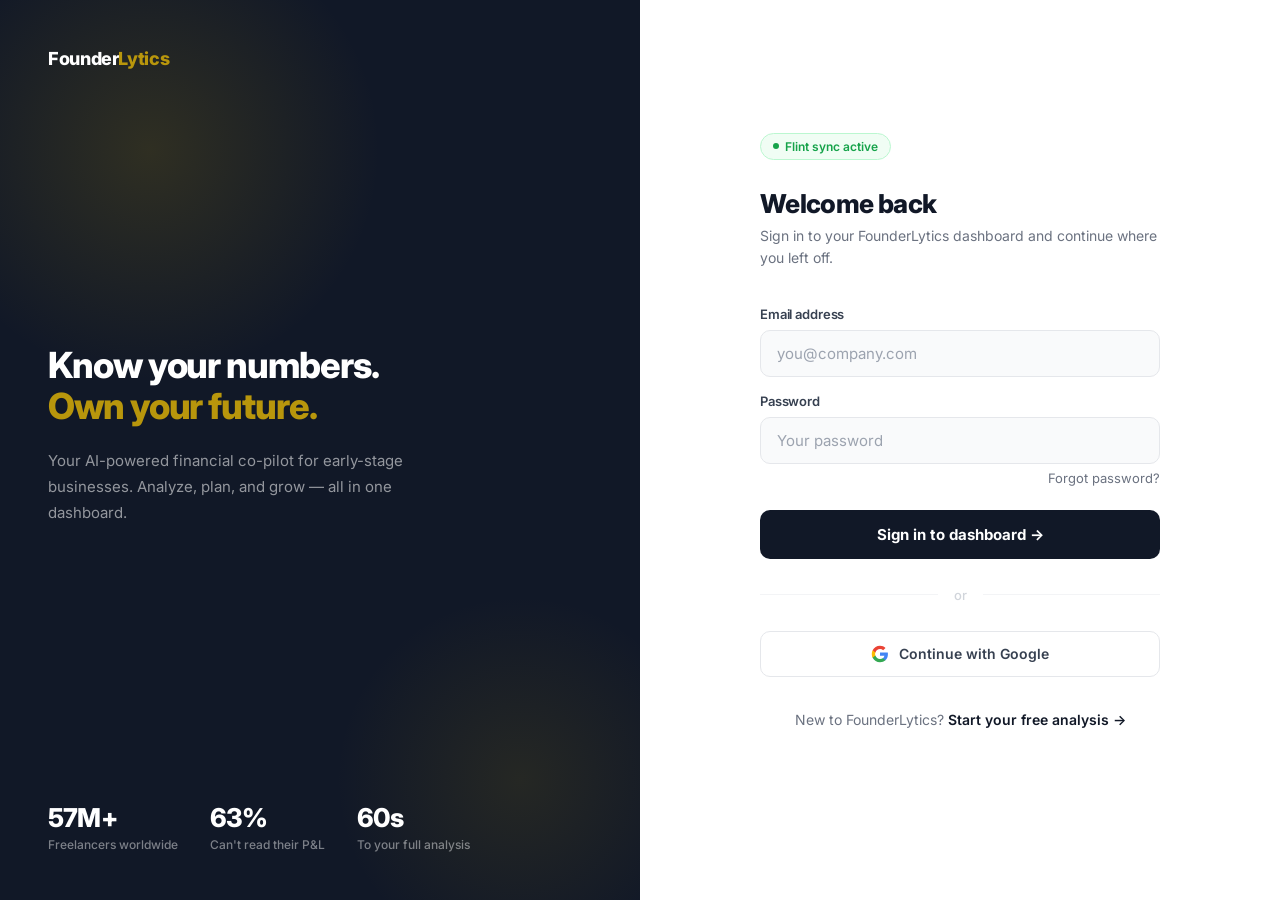
<file: login.html>
<!DOCTYPE html>
<html lang="en">
<head>
  <meta charset="UTF-8">
  <meta name="viewport" content="width=device-width, initial-scale=1.0">
  <title>Sign In — FounderLytics</title>
  <link rel="preconnect" href="https://fonts.googleapis.com">
  <link rel="preconnect" href="https://fonts.gstatic.com" crossorigin>
  <link href="https://fonts.googleapis.com/css2?family=Inter:wght@400;500;600;700;800&display=swap" rel="stylesheet">
  <link rel="icon" href="assets/icon.png" type="image/png">
  <style>
    *, *::before, *::after { box-sizing: border-box; margin: 0; padding: 0; }
    body {
      font-family: 'Inter', system-ui, sans-serif;
      background: #ffffff;
      color: #111827;
      min-height: 100vh;
      display: flex;
      flex-direction: column;
    }

    /* ── Split layout ── */
    .login-layout {
      flex: 1;
      display: grid;
      grid-template-columns: 1fr 1fr;
      min-height: 100vh;
    }

    /* ── Left panel ── */
    .login-left {
      background: #111827;
      display: flex;
      flex-direction: column;
      justify-content: space-between;
      padding: 48px;
      position: relative;
      overflow: hidden;
    }
    .login-left::before {
      content: '';
      position: absolute;
      width: 500px; height: 500px;
      background: radial-gradient(circle, rgba(184,150,12,0.18) 0%, transparent 65%);
      border-radius: 50%;
      top: -100px; left: -100px;
      pointer-events: none;
    }
    .login-left::after {
      content: '';
      position: absolute;
      width: 400px; height: 400px;
      background: radial-gradient(circle, rgba(184,150,12,0.12) 0%, transparent 65%);
      border-radius: 50%;
      bottom: -80px; right: -80px;
      pointer-events: none;
    }

    .left-logo {
      display: flex;
      align-items: center;
      gap: 10px;
      text-decoration: none;
      position: relative;
      z-index: 1;
    }
    .left-logo-text {
      font-size: 18px;
      font-weight: 800;
      color: white;
      letter-spacing: -0.02em;
    }
    .left-logo-text span { color: #B8960C; }

    .left-content {
      position: relative;
      z-index: 1;
    }
    .left-tagline {
      font-size: clamp(24px, 3vw, 36px);
      font-weight: 800;
      color: white;
      letter-spacing: -0.03em;
      line-height: 1.15;
      margin-bottom: 20px;
    }
    .left-tagline span { color: #B8960C; }
    .left-desc {
      font-size: 15px;
      color: rgba(255,255,255,0.55);
      line-height: 1.75;
      max-width: 360px;
    }

    .left-stats {
      display: flex;
      gap: 32px;
      position: relative;
      z-index: 1;
    }
    .left-stat {
      display: flex;
      flex-direction: column;
      gap: 4px;
    }
    .left-stat-value {
      font-size: 26px;
      font-weight: 800;
      color: white;
      letter-spacing: -0.03em;
    }
    .left-stat-label {
      font-size: 12px;
      color: rgba(255,255,255,0.45);
      font-weight: 500;
    }

    /* ── Right panel ── */
    .login-right {
      display: flex;
      flex-direction: column;
      align-items: center;
      justify-content: center;
      padding: 60px 48px;
      background: #ffffff;
    }

    .login-card {
      width: 100%;
      max-width: 400px;
    }

    .login-card h1 {
      font-size: 26px;
      font-weight: 800;
      color: #111827;
      letter-spacing: -0.025em;
      margin-bottom: 6px;
    }
    .login-card p {
      font-size: 14px;
      color: #6b7280;
      margin-bottom: 36px;
      line-height: 1.6;
    }

    .form-field {
      margin-bottom: 16px;
    }
    .form-field label {
      display: block;
      font-size: 13px;
      font-weight: 600;
      color: #374151;
      margin-bottom: 8px;
      letter-spacing: -0.01em;
    }
    .form-field input {
      width: 100%;
      background: #f9fafb;
      border: 1.5px solid #e5e7eb;
      border-radius: 10px;
      padding: 13px 16px;
      font-family: 'Inter', sans-serif;
      font-size: 15px;
      color: #111827;
      outline: none;
      transition: border-color 0.2s, box-shadow 0.2s;
    }
    .form-field input:focus {
      border-color: #B8960C;
      box-shadow: 0 0 0 3px rgba(184,150,12,0.12);
      background: #ffffff;
    }
    .form-field input::placeholder { color: #9ca3af; }

    .forgot-link {
      display: block;
      text-align: right;
      font-size: 13px;
      color: #6b7280;
      text-decoration: none;
      margin-top: 6px;
      transition: color 0.15s;
    }
    .forgot-link:hover { color: #111827; }

    .btn-login {
      width: 100%;
      background: #111827;
      color: white;
      border: none;
      border-radius: 10px;
      padding: 15px;
      font-family: 'Inter', sans-serif;
      font-size: 15px;
      font-weight: 700;
      cursor: pointer;
      margin-top: 24px;
      transition: background 0.2s, transform 0.1s;
      display: flex;
      align-items: center;
      justify-content: center;
      gap: 8px;
      position: relative;
    }
    .btn-login:hover { background: #1f2937; }
    .btn-login:active { transform: scale(0.98); }

    /* Spinner */
    .btn-login .spinner {
      display: none;
      width: 18px; height: 18px;
      border: 2px solid rgba(255,255,255,0.3);
      border-top-color: white;
      border-radius: 50%;
      animation: spin 0.7s linear infinite;
    }
    @keyframes spin { to { transform: rotate(360deg); } }
    .btn-login.loading .btn-text { display: none; }
    .btn-login.loading .spinner { display: block; }

    .divider {
      display: flex;
      align-items: center;
      gap: 16px;
      margin: 28px 0;
      color: #d1d5db;
      font-size: 13px;
      font-weight: 500;
    }
    .divider::before, .divider::after {
      content: '';
      flex: 1;
      height: 1px;
      background: #f3f4f6;
    }

    .btn-google {
      width: 100%;
      background: white;
      color: #374151;
      border: 1.5px solid #e5e7eb;
      border-radius: 10px;
      padding: 13px;
      font-family: 'Inter', sans-serif;
      font-size: 14px;
      font-weight: 600;
      cursor: pointer;
      display: flex;
      align-items: center;
      justify-content: center;
      gap: 10px;
      transition: border-color 0.2s, box-shadow 0.2s;
    }
    .btn-google:hover {
      border-color: #d1d5db;
      box-shadow: 0 1px 4px rgba(0,0,0,0.06);
    }

    .login-footer {
      margin-top: 32px;
      text-align: center;
      font-size: 14px;
      color: #6b7280;
    }
    .login-footer a {
      color: #111827;
      font-weight: 600;
      text-decoration: none;
    }
    .login-footer a:hover { text-decoration: underline; }

    /* Flint badge */
    .flint-badge {
      display: inline-flex;
      align-items: center;
      gap: 6px;
      background: #f0fdf4;
      border: 1px solid #bbf7d0;
      color: #16a34a;
      font-size: 12px;
      font-weight: 600;
      padding: 5px 12px;
      border-radius: 999px;
      margin-bottom: 28px;
    }
    .flint-dot {
      width: 6px; height: 6px;
      background: #16a34a;
      border-radius: 50%;
      animation: flint-pulse 2s ease-in-out infinite;
    }
    @keyframes flint-pulse {
      0%, 100% { opacity: 1; }
      50% { opacity: 0.4; }
    }

    /* Responsive */
    @media (max-width: 768px) {
      .login-layout { grid-template-columns: 1fr; }
      .login-left { display: none; }
      .login-right { padding: 40px 24px; }
    }
  </style>
</head>
<body>

<div class="login-layout">

  <!-- Left panel — brand -->
  <div class="login-left">
    <a href="index.html" class="left-logo">
      <span class="left-logo-text">Founder<span>Lytics</span></span>
    </a>

    <div class="left-content">
      <h2 class="left-tagline">Know your numbers.<br><span>Own your future.</span></h2>
      <p class="left-desc">Your AI-powered financial co-pilot for early-stage businesses. Analyze, plan, and grow — all in one dashboard.</p>
    </div>

    <div class="left-stats">
      <div class="left-stat">
        <span class="left-stat-value">57M+</span>
        <span class="left-stat-label">Freelancers worldwide</span>
      </div>
      <div class="left-stat">
        <span class="left-stat-value">63%</span>
        <span class="left-stat-label">Can't read their P&L</span>
      </div>
      <div class="left-stat">
        <span class="left-stat-value">60s</span>
        <span class="left-stat-label">To your full analysis</span>
      </div>
    </div>
  </div>

  <!-- Right panel — form -->
  <div class="login-right">
    <div class="login-card">

      <div class="flint-badge">
        <span class="flint-dot"></span>
        Flint sync active
      </div>

      <h1>Welcome back</h1>
      <p>Sign in to your FounderLytics dashboard and continue where you left off.</p>

      <div class="form-field">
        <label for="email">Email address</label>
        <input type="email" id="email" placeholder="you@company.com" value="">
      </div>

      <div class="form-field">
        <label for="password">Password</label>
        <input type="password" id="password" placeholder="Your password">
        <a href="#" class="forgot-link">Forgot password?</a>
      </div>

      <button class="btn-login" id="btn-login" onclick="handleLogin()">
        <span class="btn-text">Sign in to dashboard →</span>
        <div class="spinner"></div>
      </button>

      <div class="divider">or</div>

      <button class="btn-google" onclick="handleLogin()">
        <svg width="18" height="18" viewBox="0 0 24 24" fill="none">
          <path d="M22.56 12.25c0-.78-.07-1.53-.2-2.25H12v4.26h5.92c-.26 1.37-1.04 2.53-2.21 3.31v2.77h3.57c2.08-1.92 3.28-4.74 3.28-8.09z" fill="#4285F4"/>
          <path d="M12 23c2.97 0 5.46-.98 7.28-2.66l-3.57-2.77c-.98.66-2.23 1.06-3.71 1.06-2.86 0-5.29-1.93-6.16-4.53H2.18v2.84C3.99 20.53 7.7 23 12 23z" fill="#34A853"/>
          <path d="M5.84 14.1c-.22-.66-.35-1.36-.35-2.1s.13-1.44.35-2.1V7.07H2.18C1.43 8.55 1 10.22 1 12s.43 3.45 1.18 4.93l3.66-2.83z" fill="#FBBC04"/>
          <path d="M12 5.38c1.62 0 3.06.56 4.21 1.64l3.15-3.15C17.45 2.09 14.97 1 12 1 7.7 1 3.99 3.47 2.18 7.07l3.66 2.83c.87-2.6 3.3-4.52 6.16-4.52z" fill="#EA4335"/>
        </svg>
        Continue with Google
      </button>

      <p class="login-footer">
        New to FounderLytics? <a href="app.html">Start your free analysis →</a>
      </p>

    </div>
  </div>
</div>

<script>
  function handleLogin() {
    const btn = document.getElementById('btn-login');
    btn.classList.add('loading');
    btn.disabled = true;

    // Save the "logged in" flag so app.html knows
    sessionStorage.setItem('fl_loggedin', 'true');

    setTimeout(() => {
      window.location.href = 'app.html';
    }, 1600);
  }

  // Also allow Enter key on password field
  document.getElementById('password').addEventListener('keypress', (e) => {
    if (e.key === 'Enter') handleLogin();
  });
</script>

</body>
</html>
</file>
